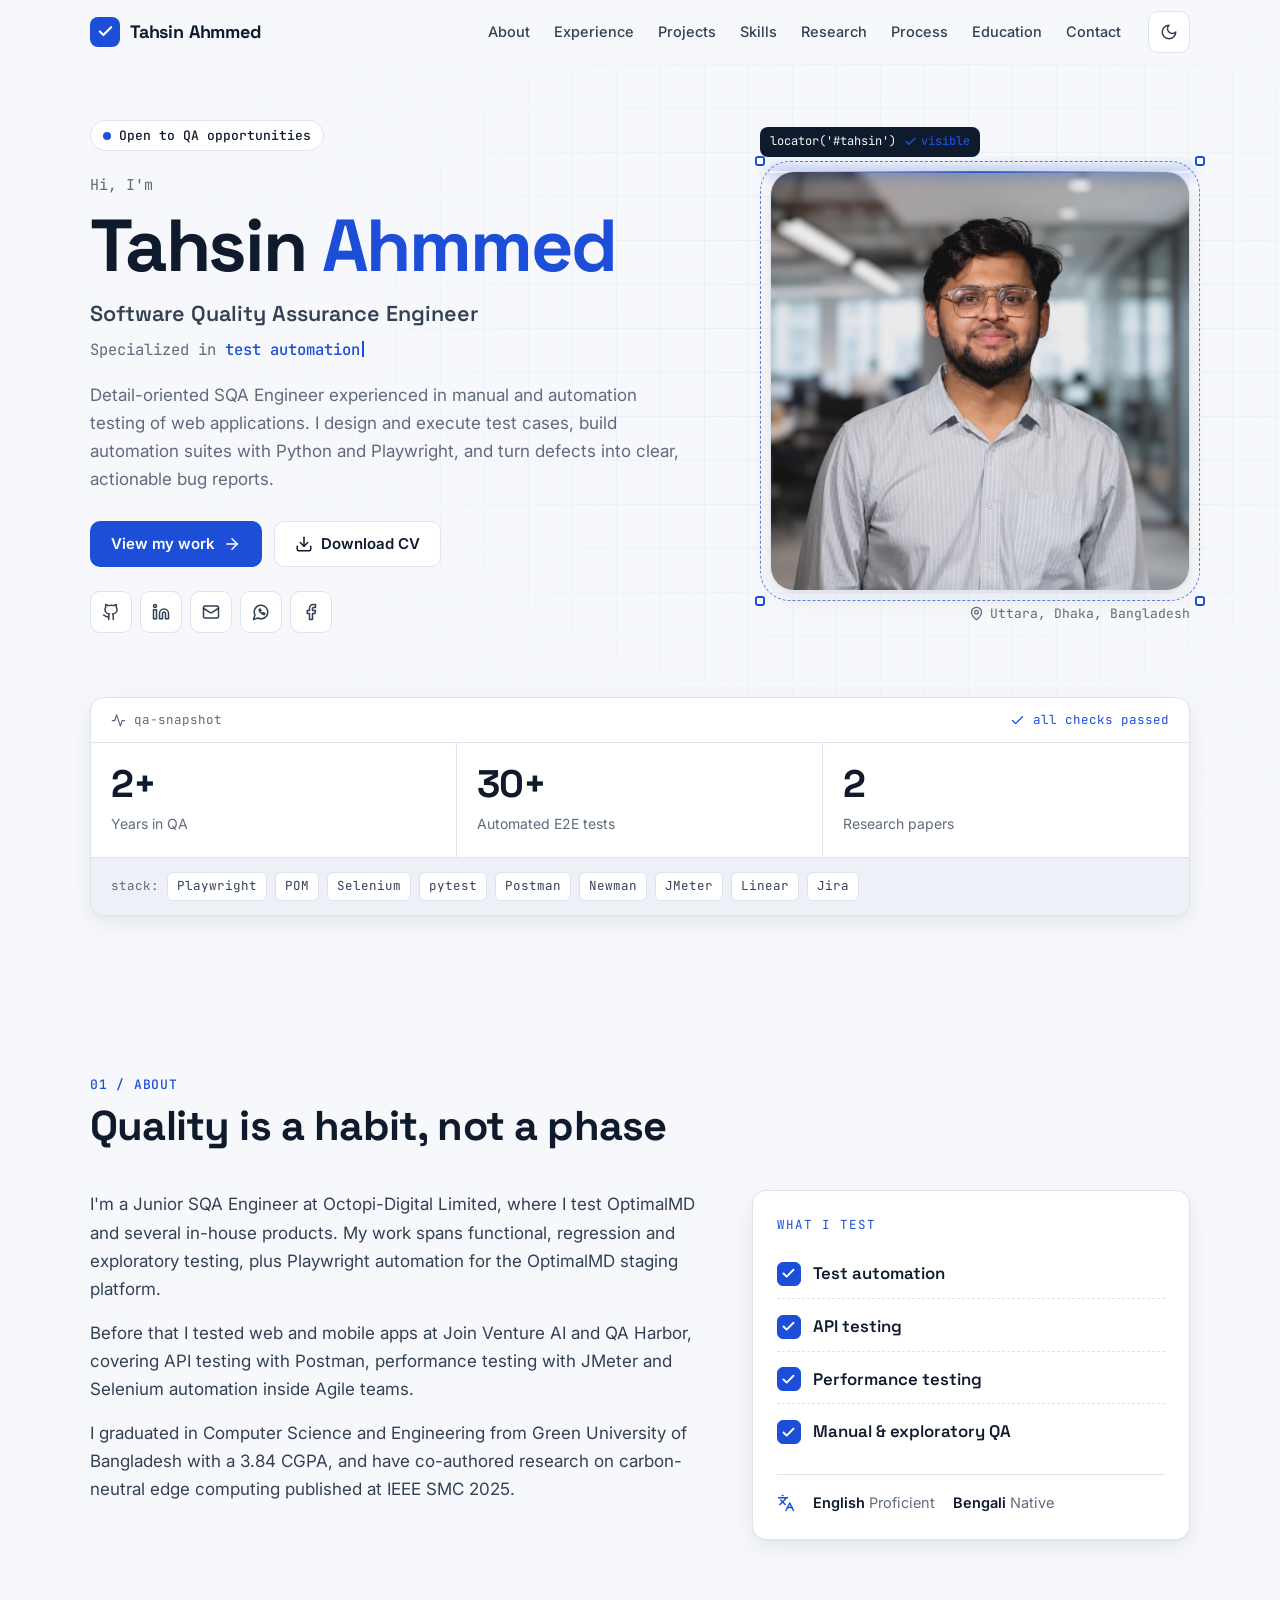
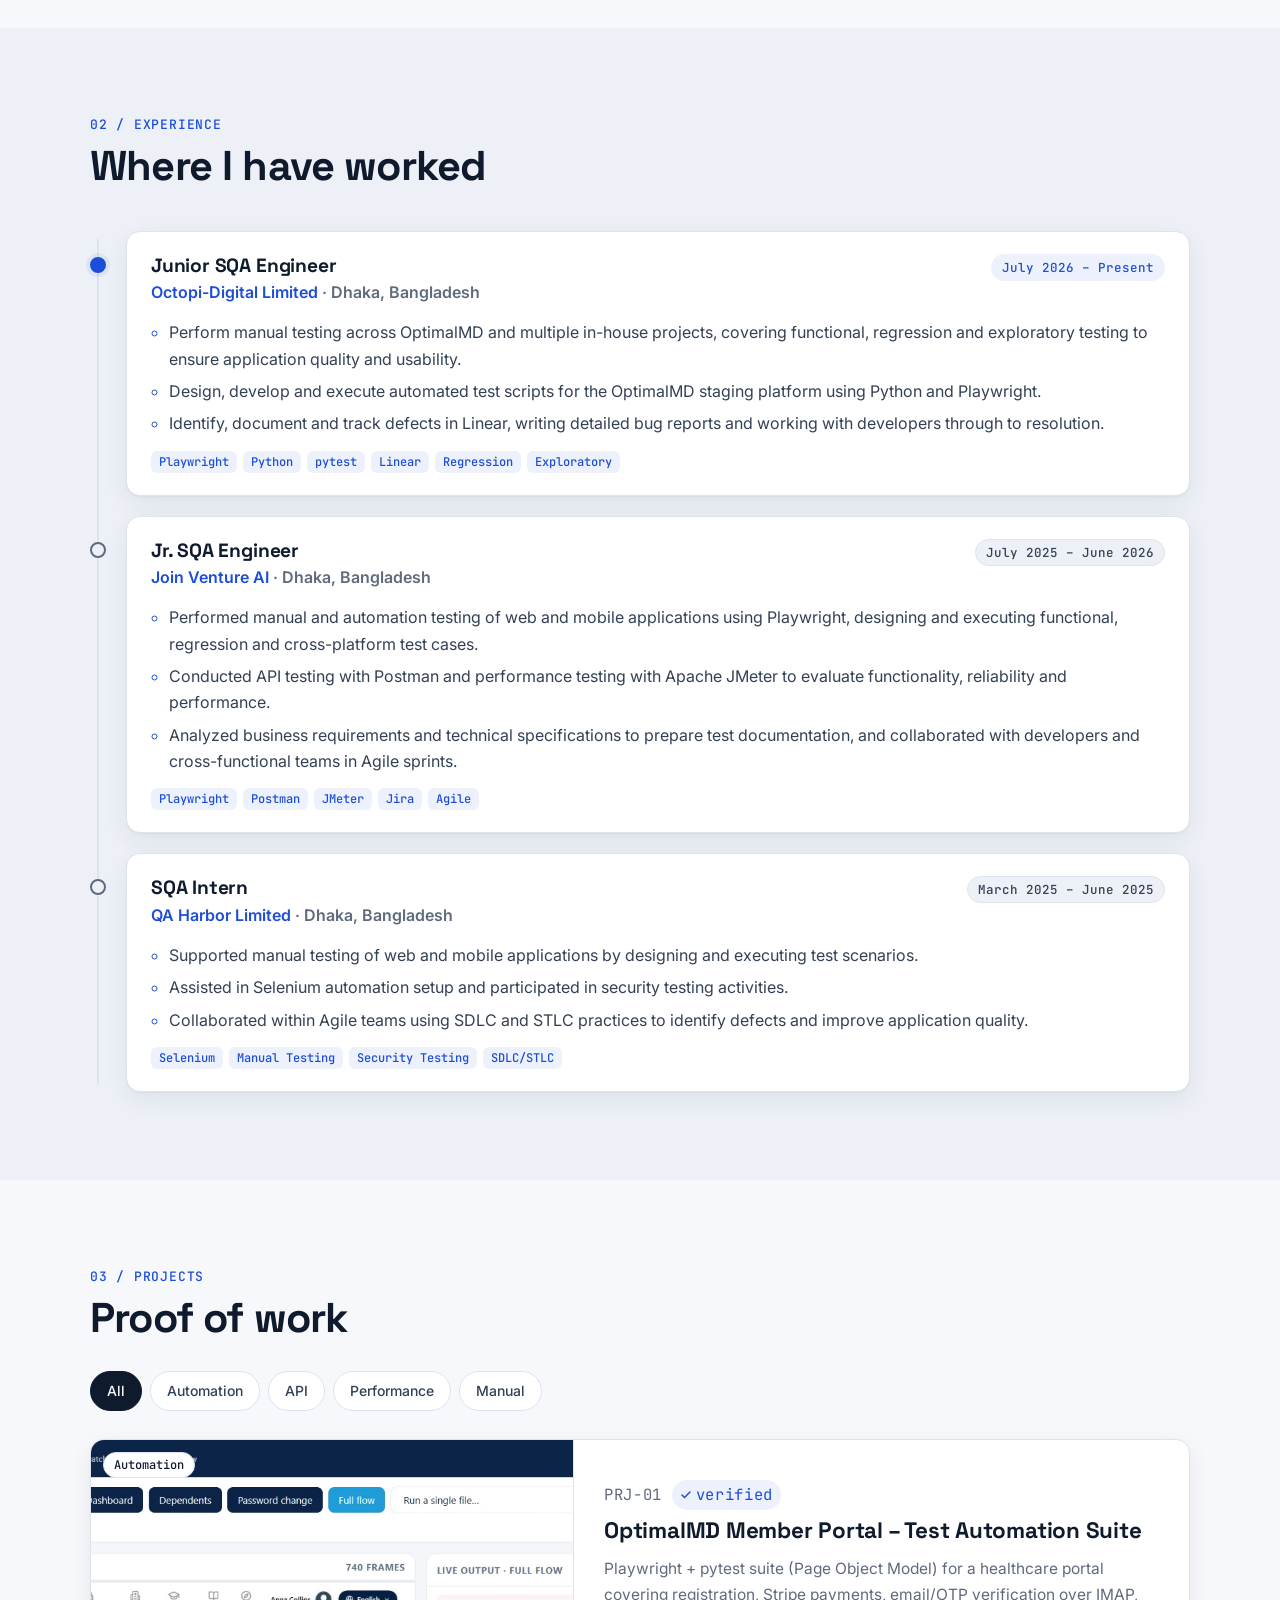
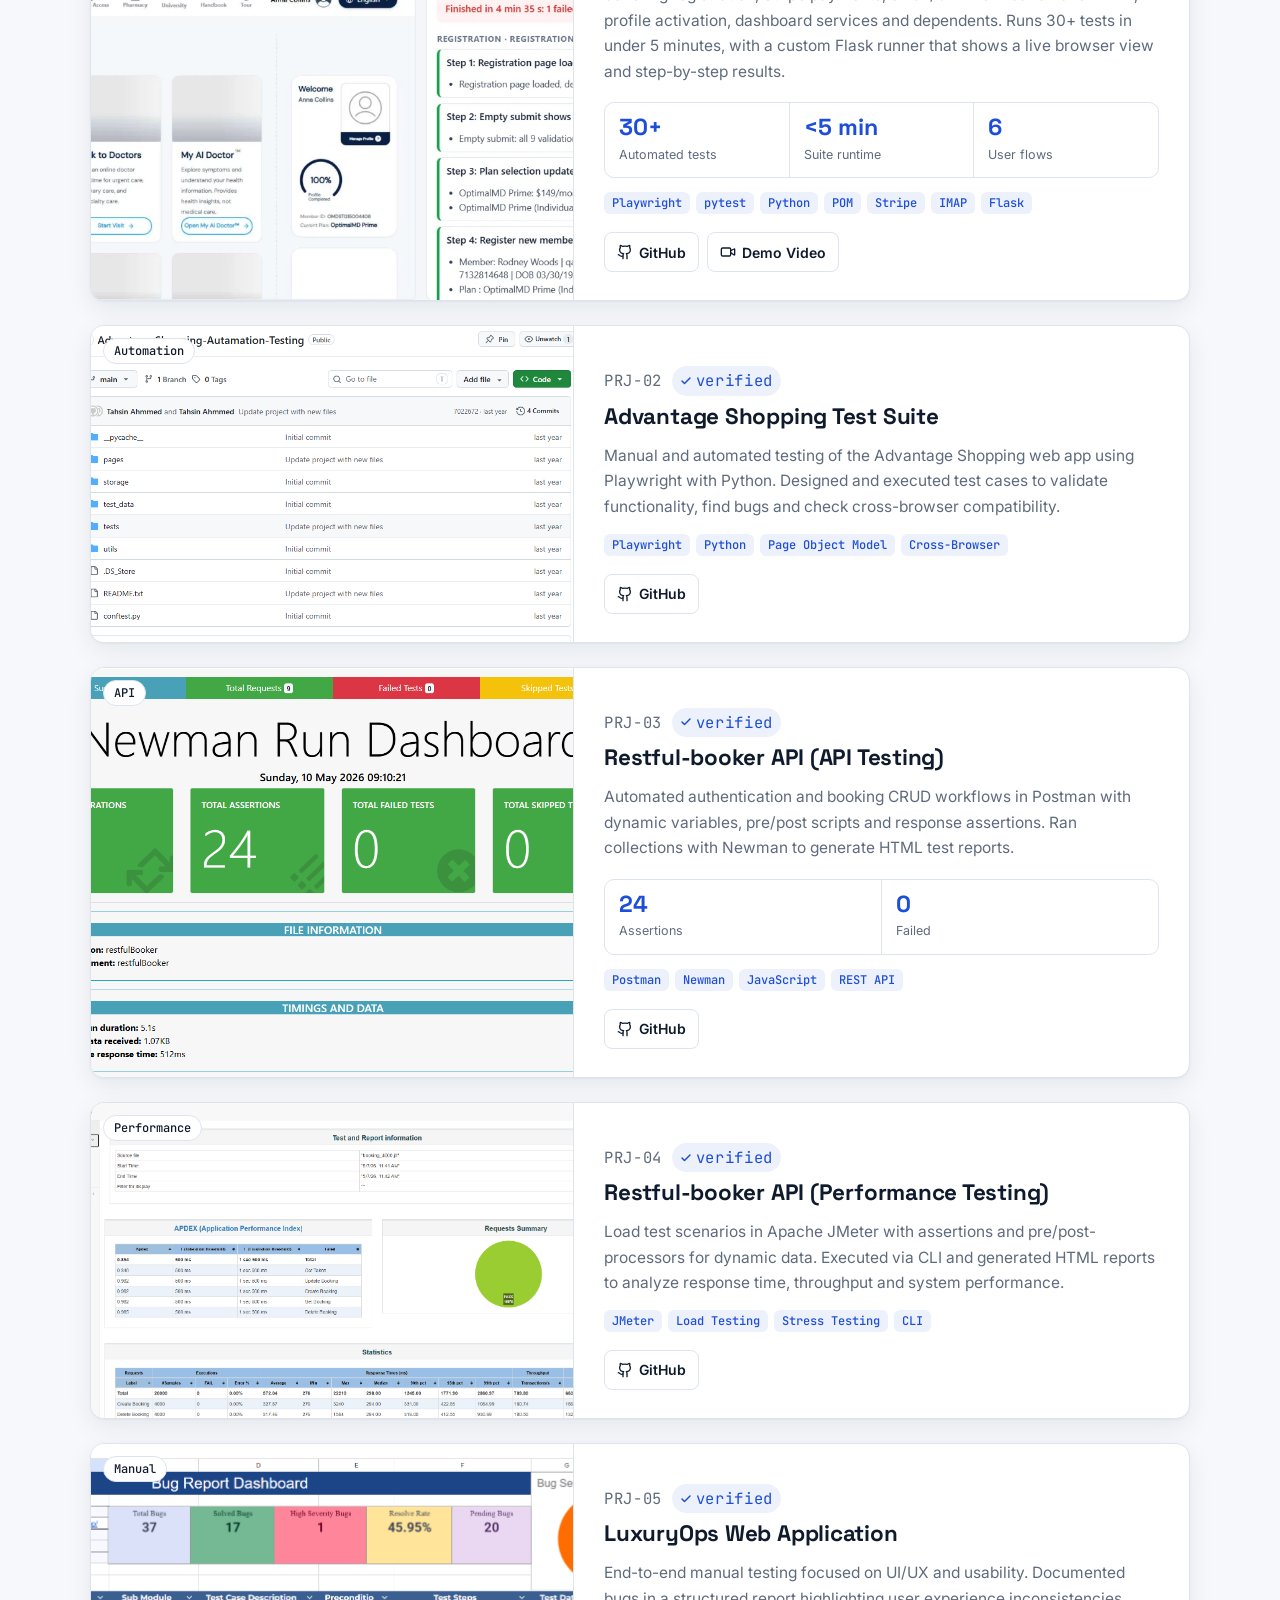
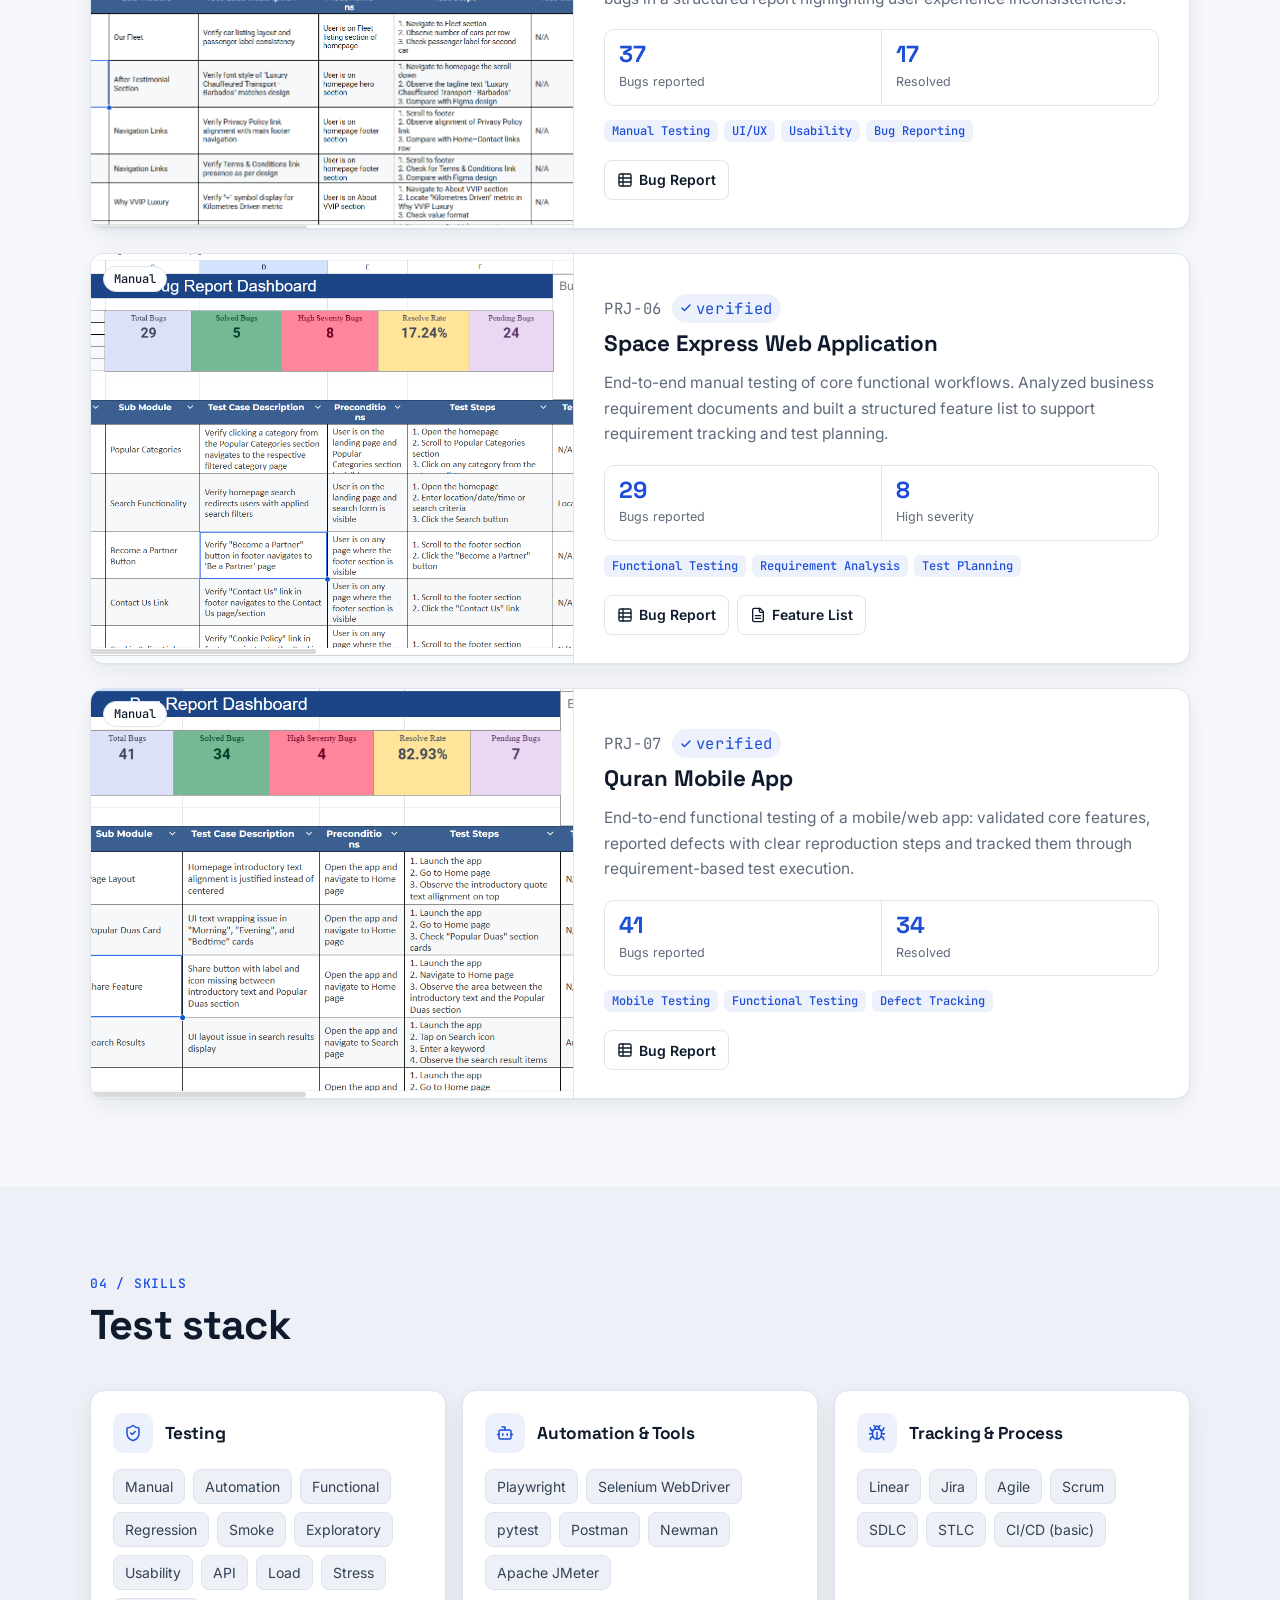
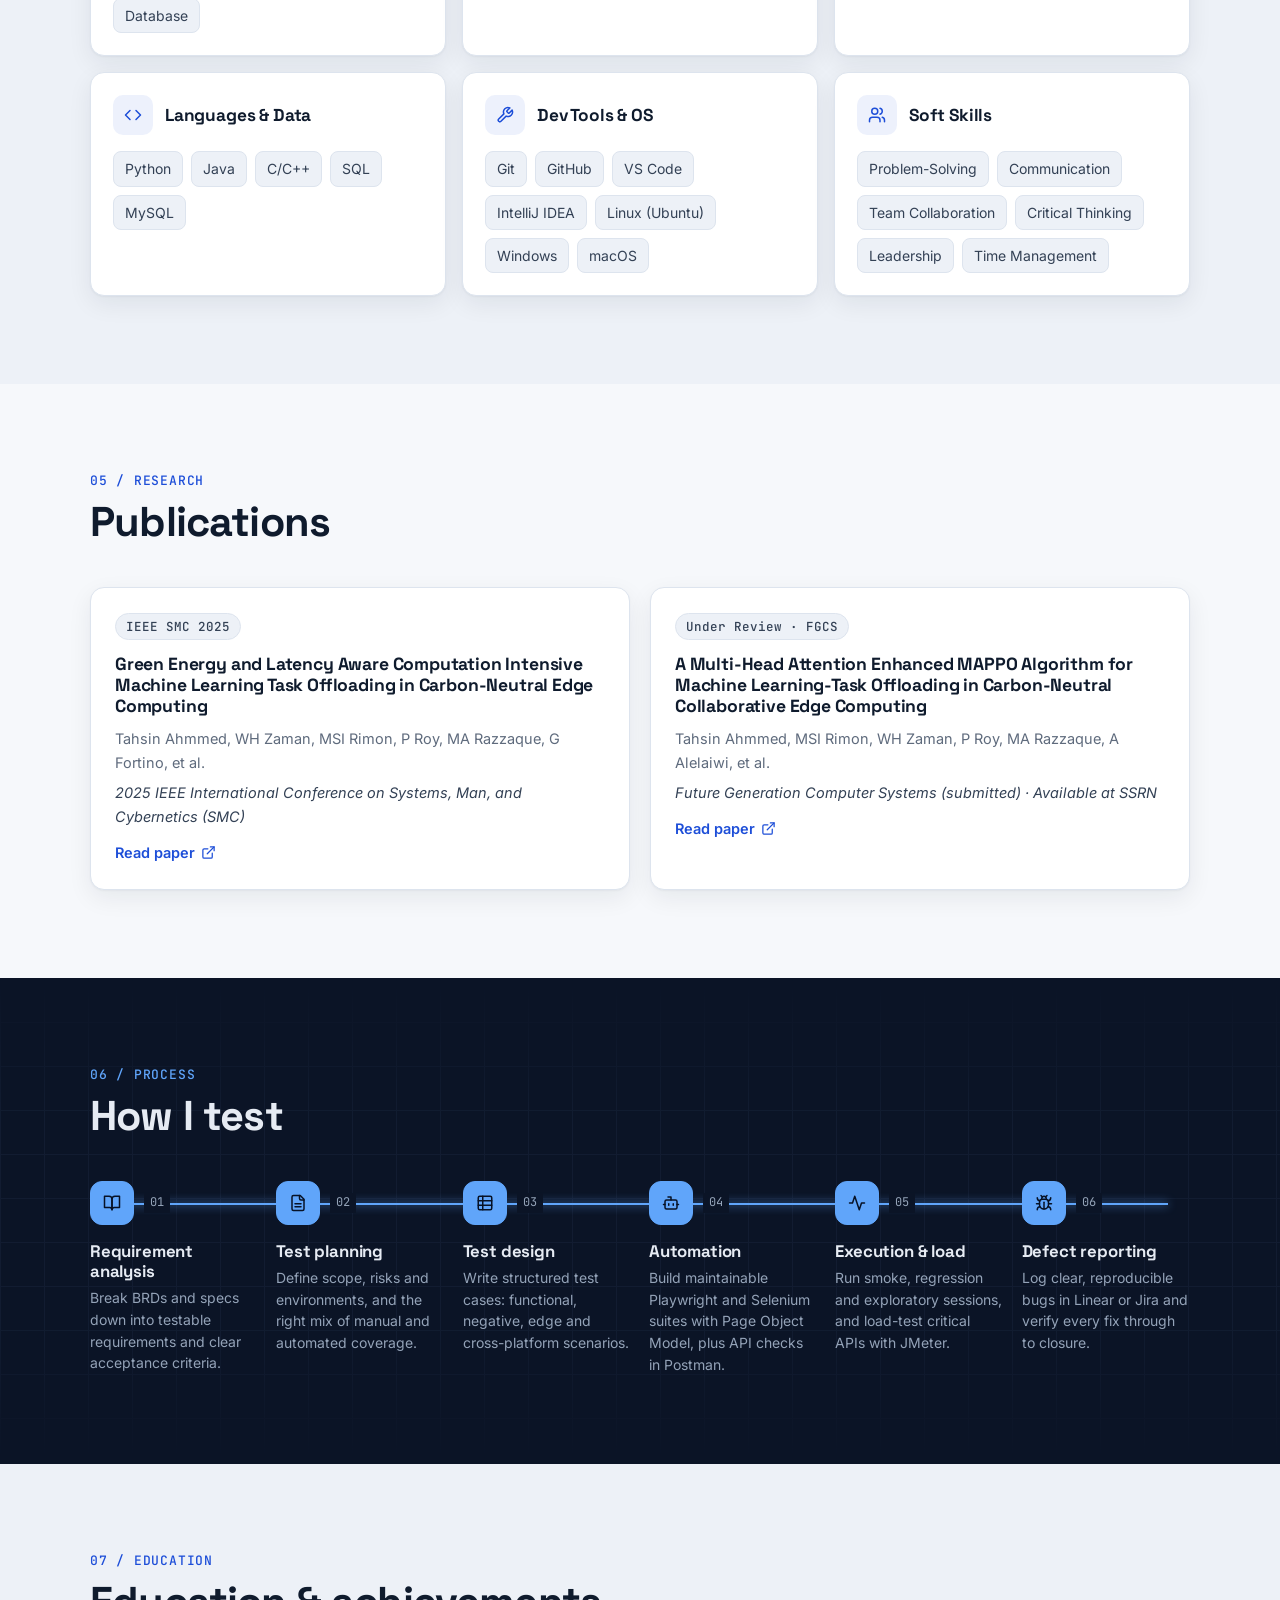
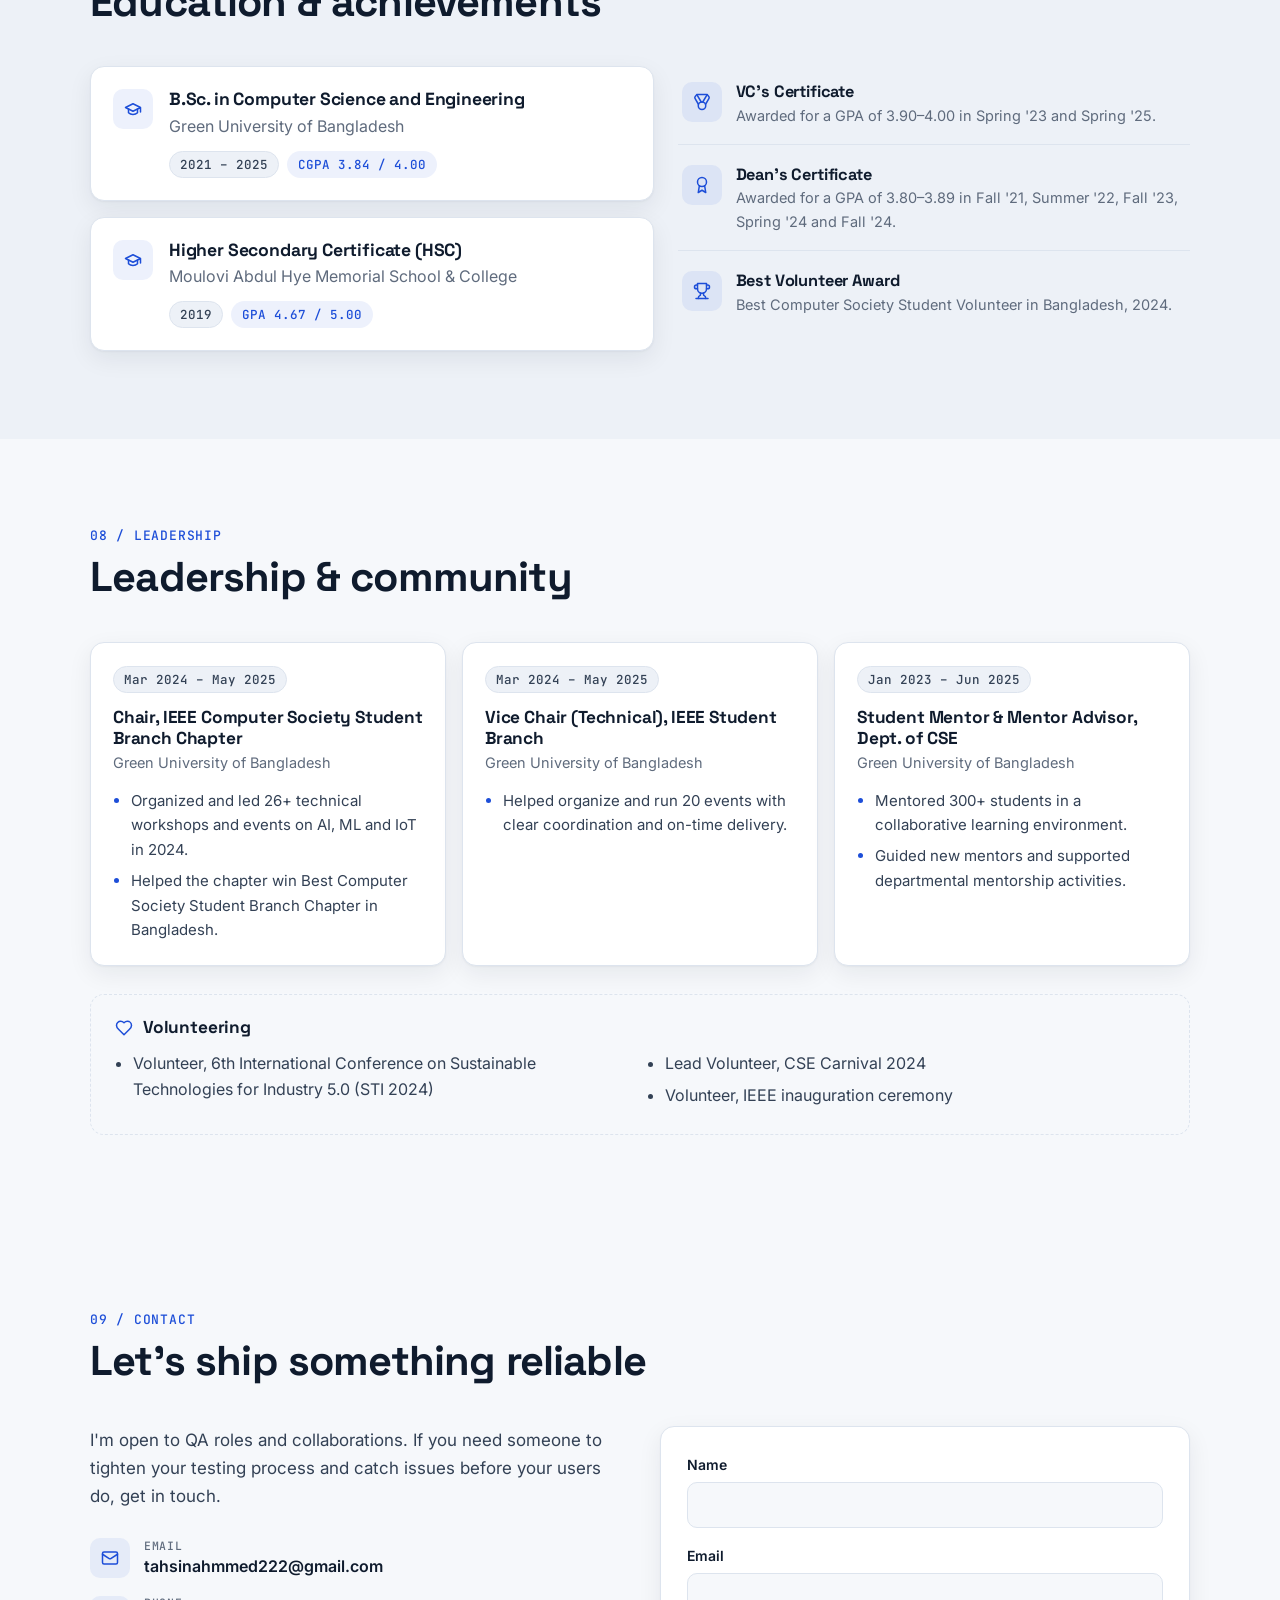
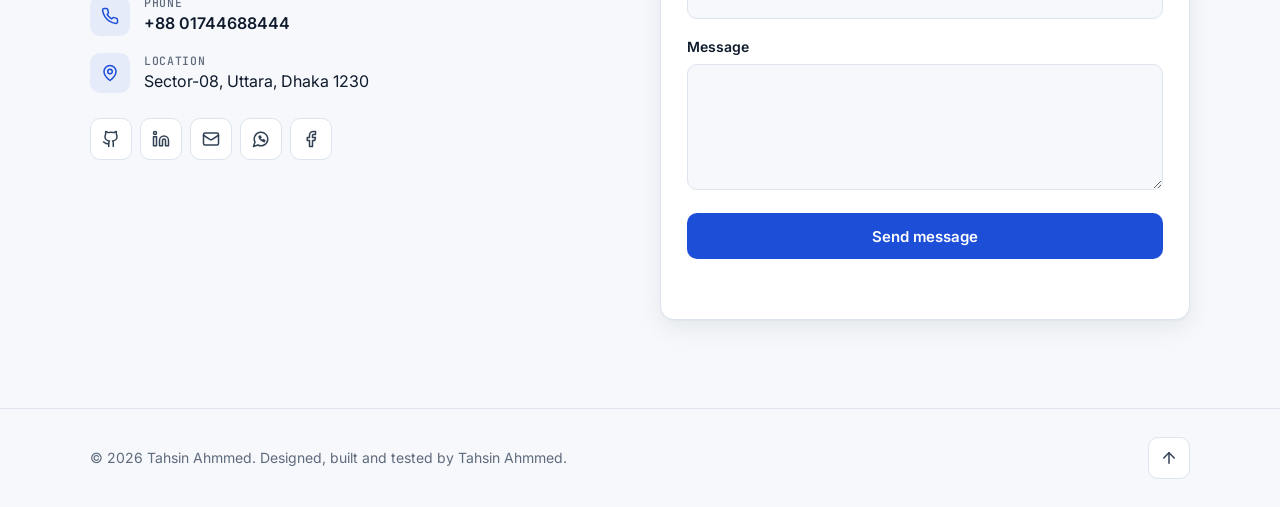
<file: index.html>
<!doctype html>
<html lang="en">
<head>
  <meta charset="UTF-8" />
  <meta name="viewport" content="width=device-width, initial-scale=1.0" />
  <title>Tahsin Ahmmed | SQA Engineer</title>
  <meta name="description" content="Portfolio of Tahsin Ahmmed, Software Quality Assurance Engineer experienced in manual, automation, API and performance testing." />
  <meta property="og:title" content="Tahsin Ahmmed | SQA Engineer" />
  <meta property="og:description" content="Software Quality Assurance Engineer: manual, automation, API and performance testing." />
  <meta property="og:image" content="uploads/profile.jpg" />
  <meta name="theme-color" content="#0b1426" />
  <link rel="icon" id="favicon" href="uploads/favicon.svg" />
  <link rel="preconnect" href="https://fonts.googleapis.com" />
  <link rel="preconnect" href="https://fonts.gstatic.com" crossorigin />
  <link href="https://fonts.googleapis.com/css2?family=Inter:wght@400;500;600&family=JetBrains+Mono:wght@400;500&family=Space+Grotesk:wght@500;600;700&display=swap" rel="stylesheet" />
  <link rel="stylesheet" href="assets/css/style.css" />
  <link rel="stylesheet" href="assets/css/qa.css" />
  <script>
    /* apply saved theme before paint to avoid a flash */
    try { var t = localStorage.getItem('theme'); if (t) document.documentElement.setAttribute('data-theme', t); } catch (e) {}
  </script>
</head>
<body>
  <a class="skip" href="#main">Skip to content</a>

  <div class="progress" aria-hidden="true"><span id="progressBar"></span></div>
  <header class="nav" id="nav">
    <div class="nav-inner wrap">
      <a href="#home" class="brand" id="brand" aria-label="Home"></a>
      <nav class="nav-links" id="navLinks" aria-label="Main"></nav>
      <div class="nav-actions">
        <button class="icon-btn" id="themeBtn" aria-label="Toggle dark mode"></button>
        <button class="icon-btn menu-btn" id="menuBtn" aria-label="Open menu" aria-expanded="false"></button>
      </div>
    </div>
  </header>

  <main id="main">
    <section class="hero" id="home">
      <div class="wrap hero-grid">
        <div class="hero-text" id="heroText">
          <div class="skeleton" style="height:2rem;width:40%"></div>
          <div class="skeleton" style="height:4rem;width:80%;margin-top:1rem"></div>
          <div class="skeleton" style="height:6rem;width:100%;margin-top:1rem"></div>
        </div>
        <div class="hero-visual" id="heroVisual"></div>
      </div>
      <div class="wrap"><div class="snapshot" id="snapshot"></div></div>
    </section>

    <section class="section" id="about" data-label="About"></section>
    <section class="section alt" id="experience" data-label="Experience"></section>
    <section class="section" id="projects" data-label="Projects"></section>
    <section class="section alt" id="skills" data-label="Skills"></section>
    <section class="section" id="publications" data-label="Research"></section>
    <section class="section process-sec" id="process" data-label="Process"></section>
    <section class="section alt" id="education" data-label="Education"></section>
    <section class="section" id="leadership" data-label="Leadership"></section>
    <section class="section alt" id="references" data-label="References"></section>

    <section class="section contact" id="contact" data-label="Contact">
      <div class="wrap">
        <div class="sec-head">
          <span class="sec-num" id="contactNum">// contact</span>
          <h2 id="contactHeading">Get in touch</h2>
        </div>
        <div class="contact-grid">
          <div>
            <p class="lead" id="contactDesc"></p>
            <ul class="contact-list" id="contactList"></ul>
            <div class="socials" id="contactSocials"></div>
          </div>
          <form class="card form" id="contactForm" novalidate>
            <div class="field">
              <label for="cf-name">Name</label>
              <input id="cf-name" name="name" required autocomplete="name" />
            </div>
            <div class="field">
              <label for="cf-email">Email</label>
              <input id="cf-email" name="email" type="email" required autocomplete="email" />
            </div>
            <div class="field">
              <label for="cf-msg">Message</label>
              <textarea id="cf-msg" name="message" rows="5" required></textarea>
            </div>
            <!-- spam trap: hidden from people, bots fill it in -->
            <input type="text" name="website" class="hp" tabindex="-1" autocomplete="off" aria-hidden="true" />
            <button class="btn primary" type="submit" id="cfSubmit">Send message</button>
            <p class="form-status" id="cfStatus" role="status" aria-live="polite"></p>
          </form>
        </div>
      </div>
    </section>
  </main>

  <footer class="footer">
    <div class="wrap footer-inner">
      <p id="footerText"></p>
      <a href="#home" class="icon-btn" aria-label="Back to top" id="toTop"></a>
    </div>
  </footer>

  <noscript><p style="padding:2rem;text-align:center">Please enable JavaScript to view this portfolio.</p></noscript>

  <script src="assets/js/icons.js"></script>
  <script src="assets/js/site.js"></script>
</body>
</html>
</file>
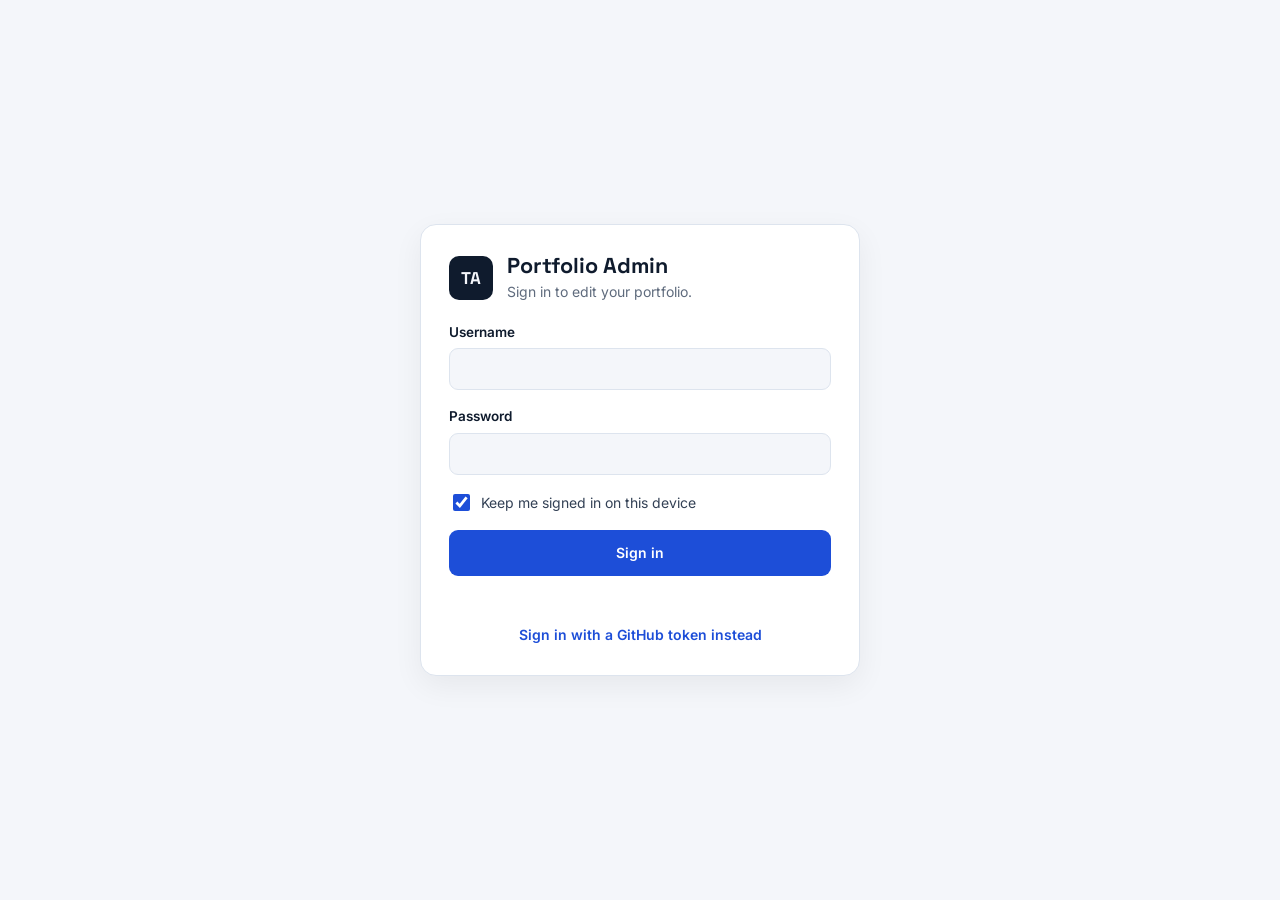
<file: admin/index.html>
<!doctype html>
<html lang="en">
<head>
  <meta charset="UTF-8" />
  <meta name="viewport" content="width=device-width, initial-scale=1.0" />
  <meta name="robots" content="noindex, nofollow" />
  <title>Portfolio Admin</title>
  <link rel="icon" href="../uploads/favicon.svg" />
  <link rel="preconnect" href="https://fonts.googleapis.com" />
  <link rel="preconnect" href="https://fonts.gstatic.com" crossorigin />
  <link href="https://fonts.googleapis.com/css2?family=Inter:wght@400;500;600&family=JetBrains+Mono:wght@400;500&family=Space+Grotesk:wght@600;700&display=swap" rel="stylesheet" />
  <link rel="stylesheet" href="admin.css" />
</head>
<body>
  <!-- Login -->
  <main class="login" id="loginView" hidden>
    <!-- Username + password (after first-time setup) -->
    <form class="login-card" id="pwForm" hidden>
      <div class="login-brand"><span class="logo">TA</span><div><h1>Portfolio Admin</h1><p>Sign in to edit your portfolio.</p></div></div>
      <label class="fld"><span>Username</span>
        <input id="pwUser" required autocomplete="username" autocapitalize="off" spellcheck="false" />
      </label>
      <label class="fld"><span>Password</span>
        <input id="pwPass" type="password" required autocomplete="current-password" />
      </label>
      <label class="check"><input type="checkbox" id="pwRemember" checked /> Keep me signed in on this device</label>
      <button class="btn primary block" type="submit" id="pwBtn">Sign in</button>
      <p class="err" id="pwErr" role="alert"></p>
      <button type="button" class="linkish" id="useTokenBtn">Sign in with a GitHub token instead</button>
    </form>

    <!-- GitHub token (first-time setup / recovery) -->
    <form class="login-card" id="loginForm" hidden>
      <div class="login-brand"><span class="logo">TA</span><div><h1>Portfolio Admin</h1><p>Edits are saved to your GitHub repo and go live automatically.</p></div></div>
      <label class="fld"><span>GitHub repository</span>
        <input id="lgRepo" placeholder="username/repository" required autocomplete="off" spellcheck="false" />
      </label>
      <label class="fld"><span>Branch</span>
        <input id="lgBranch" placeholder="main" required autocomplete="off" spellcheck="false" />
      </label>
      <label class="fld"><span>GitHub access token</span>
        <input id="lgToken" type="password" placeholder="github_pat_…" required autocomplete="current-password" spellcheck="false" />
      </label>
      <label class="check"><input type="checkbox" id="lgRemember" checked /> Remember me on this device</label>
      <button class="btn primary block" type="submit" id="lgBtn">Sign in</button>
      <p class="err" id="lgErr" role="alert"></p>
      <details class="help">
        <summary>How do I get a token?</summary>
        <ol>
          <li>Open <a href="https://github.com/settings/personal-access-tokens/new" target="_blank" rel="noopener">GitHub → Fine-grained tokens → Generate new token</a>.</li>
          <li>Repository access: <b>Only select repositories</b> → pick your portfolio repo.</li>
          <li>Permissions → Repository → <b>Contents: Read and write</b>.</li>
          <li>Generate, copy the token and paste it above. It stays in this browser only.</li>
        </ol>
      </details>
      <button type="button" class="linkish" id="usePwBtn" hidden>Sign in with username &amp; password instead</button>
    </form>
  </main>

  <!-- Choose username & password -->
  <dialog class="dlg" id="setupDlg">
    <form id="setupForm" method="dialog">
      <h2>Set your username &amp; password</h2>
      <p class="dlg-sub">From now on, sign in with these on any device. No token needed.</p>
      <label class="fld"><span>Username</span>
        <input id="suUser" required autocomplete="username" autocapitalize="off" spellcheck="false" />
      </label>
      <label class="fld"><span>Password</span>
        <input id="suPass" type="password" required minlength="10" autocomplete="new-password" />
      </label>
      <label class="fld"><span>Confirm password</span>
        <input id="suPass2" type="password" required minlength="10" autocomplete="new-password" />
      </label>
      <p class="f-hint">Use at least 10 characters, and don't reuse a password from another site. If you forget it, sign in with a GitHub token and set a new one.</p>
      <p class="err" id="suErr" role="alert"></p>
      <div class="dlg-actions">
        <button type="button" class="btn ghost" id="suSkip">Not now</button>
        <button type="submit" class="btn primary" id="suBtn">Save</button>
      </div>
    </form>
  </dialog>

  <!-- Editor -->
  <div class="app" id="appView" hidden>
    <header class="topbar">
      <div class="tb-left">
        <span class="logo sm">TA</span>
        <div class="tb-title"><b>Portfolio Admin</b><small id="repoLabel"></small></div>
      </div>
      <div class="tb-right">
        <span class="state" id="stateLabel">All changes published</span>
        <button class="btn ghost" id="previewBtn" title="Toggle live preview"><span data-ic="play"></span><span class="lbl">Preview</span></button>
        <a class="btn ghost hide-sm" href="../" target="_blank" rel="noopener"><span data-ic="external"></span><span class="lbl">View site</span></a>
        <div class="menu-wrap">
          <button class="btn ghost icon-only" id="moreBtn" aria-haspopup="true" aria-expanded="false" title="More"><span data-ic="menu"></span></button>
          <div class="menu" id="moreMenu" hidden>
            <a href="../" target="_blank" rel="noopener" class="show-sm">View live site</a>
            <button id="backupBtn">Download backup (JSON)</button>
            <button id="importBtn">Import JSON…</button>
            <button id="reloadBtn">Discard changes &amp; reload</button>
            <button id="setPwBtn">Username &amp; password…</button>
            <button id="logoutBtn" class="danger">Sign out</button>
          </div>
        </div>
        <button class="btn primary" id="publishBtn" disabled><span data-ic="send"></span><span class="lbl">Publish</span></button>
      </div>
    </header>
    <div class="layout" id="layout">
      <nav class="tabs" id="tabs" aria-label="Sections"></nav>
      <section class="editor" id="editor" aria-live="polite"></section>
      <aside class="preview" id="preview" hidden>
        <div class="pv-bar">
          <div class="seg">
            <button data-w="desktop" class="on">Desktop</button>
            <button data-w="mobile">Mobile</button>
          </div>
          <button class="btn ghost icon-only" id="pvClose" title="Close preview"><span data-ic="x"></span></button>
        </div>
        <div class="pv-stage"><iframe id="pvFrame" title="Live preview"></iframe></div>
      </aside>
    </div>
  </div>

  <div class="toasts" id="toasts" aria-live="polite"></div>
  <input type="file" id="importFile" accept="application/json,.json" hidden />

  <script src="../assets/js/icons.js"></script>
  <script src="config.js"></script>
  <script src="admin.js"></script>
</body>
</html>
</file>
<file: assets/css/style.css>
/* ===== Tokens ===== */
:root {
  --bg: #f6f8fb;
  --bg-alt: #edf1f7;
  --surface: #ffffff;
  --ink: #0f1b2d;
  --ink-2: #334155;
  --muted: #5f6b7d;
  --line: #dde4ee;
  --accent: #1d4ed8;
  --accent-ink: #ffffff;
  --accent-soft: rgba(29, 78, 216, .08);
  --term-bg: #0b1426;
  --term-ink: #cfd8dc;
  --shadow: 0 1px 2px rgba(15, 27, 45, .04), 0 8px 24px rgba(15, 27, 45, .07);
  --radius: 14px;
  --font: 'Inter', system-ui, -apple-system, 'Segoe UI', sans-serif;
  --display: 'Space Grotesk', 'Inter', system-ui, sans-serif;
  --mono: 'JetBrains Mono', ui-monospace, 'Cascadia Code', Consolas, monospace;
  --nav-h: 64px;
  color-scheme: light;
}
@media (prefers-color-scheme: dark) {
  :root:not([data-theme="light"]) {
    --bg: #0a1020; --bg-alt: #0e1628; --surface: #131d33; --ink: #e6ebf3; --ink-2: #c0cad8;
    --muted: #8a97ab; --line: #22304a; --accent: #60a5fa; --accent-ink: #071226;
    --accent-soft: rgba(96, 165, 250, .12); --term-bg: #08101f;
    --shadow: 0 1px 2px rgba(0, 0, 0, .3), 0 8px 24px rgba(0, 0, 0, .25);
    color-scheme: dark;
  }
}
:root[data-theme="dark"] {
  --bg: #0a1020; --bg-alt: #0e1628; --surface: #131d33; --ink: #e6ebf3; --ink-2: #c0cad8;
  --muted: #8a97ab; --line: #22304a; --accent: #60a5fa; --accent-ink: #071226;
  --accent-soft: rgba(96, 165, 250, .12); --term-bg: #08101f;
  --shadow: 0 1px 2px rgba(0, 0, 0, .3), 0 8px 24px rgba(0, 0, 0, .25);
  color-scheme: dark;
}

/* ===== Base ===== */
*, *::before, *::after { box-sizing: border-box; }
html { scroll-behavior: smooth; scroll-padding-top: calc(var(--nav-h) + 8px); -webkit-text-size-adjust: 100%; }
@media (prefers-reduced-motion: reduce) { html { scroll-behavior: auto; } *, *::before, *::after { transition: none !important; animation: none !important; } }
body { margin: 0; background: var(--bg); color: var(--ink); font: 400 16px/1.65 var(--font); overflow-x: hidden; }
img { max-width: 100%; display: block; }
a { color: inherit; }
h1, h2, h3, h4 { font-family: var(--display); line-height: 1.2; margin: 0; letter-spacing: -.01em; }
p { margin: 0; }
[hidden] { display: none !important; }
.wrap { width: 100%; max-width: 1140px; margin: 0 auto; padding: 0 20px; }
.mono { font-family: var(--mono); }
.muted { color: var(--muted); }
.accent-text { color: var(--accent); }
.ic { width: 18px; height: 18px; flex: none; }
.skip { position: absolute; left: -999px; top: 8px; background: var(--accent); color: var(--accent-ink); padding: 8px 14px; border-radius: 8px; z-index: 100; }
.skip:focus { left: 8px; }
:focus-visible { outline: 2px solid var(--accent); outline-offset: 2px; border-radius: 6px; }
.skeleton { background: var(--line); border-radius: 8px; animation: pulse 1.2s ease-in-out infinite alternate; }
@keyframes pulse { to { opacity: .45; } }

/* ===== Buttons / chips ===== */
.btn { display: inline-flex; align-items: center; justify-content: center; gap: 8px; min-height: 46px; padding: 0 20px; border-radius: 10px; font: 600 15px var(--font); text-decoration: none; border: 1px solid transparent; cursor: pointer; transition: transform .15s, background .15s, border-color .15s; }
.btn:hover { transform: translateY(-1px); }
.btn.primary { background: var(--accent); color: var(--accent-ink); }
.btn.ghost { border-color: var(--line); background: var(--surface); color: var(--ink); }
.btn.ghost:hover { border-color: var(--accent); }
.btn:disabled { opacity: .6; cursor: wait; transform: none; }
.icon-btn { display: inline-grid; place-items: center; width: 42px; height: 42px; border-radius: 10px; border: 1px solid var(--line); background: var(--surface); color: var(--ink-2); cursor: pointer; text-decoration: none; transition: color .15s, border-color .15s; }
.icon-btn:hover { color: var(--accent); border-color: var(--accent); }
.pill { display: inline-block; font: 500 12.5px var(--mono); padding: 4px 10px; border-radius: 999px; background: var(--bg-alt); color: var(--ink-2); border: 1px solid var(--line); white-space: nowrap; }
.pill.live { background: var(--accent-soft); color: var(--accent); border-color: transparent; }
.tags { display: flex; flex-wrap: wrap; gap: 6px; margin-top: 14px; }
.tag { font: 500 12px var(--mono); padding: 3px 8px; border-radius: 6px; background: var(--accent-soft); color: var(--accent); }
.card { background: var(--surface); border: 1px solid var(--line); border-radius: var(--radius); box-shadow: var(--shadow); }
.ic-box { display: inline-grid; place-items: center; width: 40px; height: 40px; border-radius: 10px; background: var(--accent-soft); color: var(--accent); flex: none; }
.text-link { display: inline-flex; align-items: center; gap: 6px; color: var(--accent); font-weight: 600; text-decoration: none; font-size: 14.5px; margin-top: 12px; margin-right: 16px; word-break: break-all; }
.text-link:hover { text-decoration: underline; }
.text-link .ic { width: 15px; height: 15px; }

/* ===== Nav ===== */
.nav { position: sticky; top: 0; z-index: 50; height: var(--nav-h); background: color-mix(in srgb, var(--bg) 85%, transparent); backdrop-filter: blur(12px); -webkit-backdrop-filter: blur(12px); border-bottom: 1px solid transparent; transition: border-color .2s; }
.nav.scrolled { border-bottom-color: var(--line); }
.nav-inner { height: 100%; display: flex; align-items: center; gap: 16px; }
.brand { display: inline-flex; align-items: center; gap: 10px; font: 700 18px var(--display); letter-spacing: -.01em; color: var(--ink); text-decoration: none; flex: none; white-space: nowrap; }
.brand-mark { display: grid; place-items: center; width: 30px; height: 30px; border-radius: 8px; background: var(--accent); color: var(--accent-ink); }
.brand-mark .ic { width: 17px; height: 17px; stroke-width: 3; }
.brand:hover .brand-text { color: var(--accent); }
.brand img { height: 38px; width: auto; }
.nav-links { display: flex; gap: 2px; margin-left: auto; }
.nav-links a { padding: 8px 11px; border-radius: 8px; text-decoration: none; font-size: 14.5px; font-weight: 500; color: var(--ink-2); }
.nav-links a:hover { color: var(--ink); background: var(--bg-alt); }
.nav-links a.active { color: var(--accent); }
.nav-actions { display: flex; gap: 8px; }
.menu-btn { display: none; }
@media (max-width: 1080px) {
  .menu-btn { display: inline-grid; }
  .nav-actions { margin-left: auto; }
  /* compact frosted-glass dropdown under the menu button; the page stays visible behind it */
  .nav-links {
    position: absolute; top: calc(100% + 8px); right: 20px; left: auto; width: min(260px, calc(100vw - 40px));
    flex-direction: column; gap: 2px; margin: 0; padding: 8px;
    max-height: calc(100vh - var(--nav-h) - 24px); max-height: calc(100dvh - var(--nav-h) - 24px); overflow-y: auto;
    background: color-mix(in srgb, var(--surface) 72%, transparent);
    -webkit-backdrop-filter: blur(18px) saturate(1.6); backdrop-filter: blur(18px) saturate(1.6);
    border: 1px solid color-mix(in srgb, var(--line) 80%, transparent); border-radius: 16px;
    box-shadow: 0 18px 40px rgba(8, 16, 31, .22), inset 0 1px 0 rgba(255, 255, 255, .12);
    opacity: 0; transform: translateY(-6px) scale(.98); transform-origin: top right; visibility: hidden;
    transition: opacity .18s ease, transform .18s ease, visibility .18s;
  }
  .nav-links a { font: 600 15.5px var(--font); padding: 11px 14px; border-radius: 10px; color: var(--ink); }
  .nav-links a:hover, .nav-links a.active { background: var(--accent-soft); color: var(--accent); }
  /* a parent with backdrop-filter stops the dropdown's own blur from reaching the page, so pause it while open */
  body.menu-open .nav { backdrop-filter: none; -webkit-backdrop-filter: none; background: color-mix(in srgb, var(--bg) 92%, transparent); }
  body.menu-open .nav-links { opacity: 1; transform: none; visibility: visible; }
}

/* ===== Hero ===== */
.hero { position: relative; padding: 56px 0 72px; overflow: hidden; }
.hero::before { content: ""; position: absolute; inset: 0; background-image: linear-gradient(var(--line) 1px, transparent 1px), linear-gradient(90deg, var(--line) 1px, transparent 1px); background-size: 44px 44px; mask-image: radial-gradient(ellipse at 70% 30%, #000 0%, transparent 65%); -webkit-mask-image: radial-gradient(ellipse at 70% 30%, #000 0%, transparent 65%); opacity: .55; pointer-events: none; }
.hero-grid { position: relative; display: grid; grid-template-columns: 1.15fr .85fr; gap: 56px; align-items: center; }
.status { display: inline-flex; align-items: center; gap: 8px; font: 500 13px var(--mono); padding: 6px 12px; border-radius: 999px; border: 1px solid var(--line); background: var(--surface); margin-bottom: 22px; }
.dot { width: 8px; height: 8px; border-radius: 50%; background: var(--accent); box-shadow: 0 0 0 0 var(--accent); animation: ping 2s infinite; }
@keyframes ping { 0% { box-shadow: 0 0 0 0 color-mix(in srgb, var(--accent) 60%, transparent); } 80%, 100% { box-shadow: 0 0 0 8px transparent; } }
.greet { color: var(--muted); font-size: 15px; }
.hero-name { font-size: clamp(2.6rem, 7vw, 4.6rem); font-weight: 700; letter-spacing: -.03em; margin: 4px 0 10px; }
.hero-role { font: 600 clamp(1.05rem, 2.4vw, 1.35rem) var(--display); color: var(--ink-2); }
.hero-summary { margin-top: 18px; color: var(--muted); font-size: 17px; max-width: 58ch; }
.hero-cta { display: flex; flex-wrap: wrap; gap: 12px; margin-top: 28px; }
.socials { display: flex; flex-wrap: wrap; gap: 8px; margin-top: 24px; }
.hero-visual { position: relative; max-width: 420px; width: 100%; justify-self: end; }
.photo-frame { aspect-ratio: 1; border-radius: 24px; overflow: hidden; border: 1px solid var(--line); background: var(--bg-alt); box-shadow: var(--shadow); }
.photo-frame img { width: 100%; height: 100%; object-fit: cover; }
.photo-ph { width: 100%; height: 100%; display: grid; place-items: center; color: var(--muted); }
.photo-ph .ic { width: 80px; height: 80px; }
.terminal { position: absolute; left: -48px; bottom: 36px; width: min(330px, 92%); background: var(--term-bg); color: var(--term-ink); border-radius: 12px; box-shadow: 0 18px 40px rgba(0, 0, 0, .28); border: 1px solid rgba(255, 255, 255, .06); overflow: hidden; }
.term-bar { display: flex; align-items: center; gap: 6px; padding: 9px 12px; border-bottom: 1px solid rgba(255, 255, 255, .07); font: 500 11.5px var(--mono); color: #7d8a93; }
.term-bar i { width: 9px; height: 9px; border-radius: 50%; background: #3a444c; }
.term-bar i:first-child { background: #ff5f57; } .term-bar i:nth-child(2) { background: #febc2e; } .term-bar i:nth-child(3) { background: #28c840; }
.term-bar span { margin-left: 6px; }
.terminal pre { margin: 0; padding: 12px 14px 14px; font: 12.5px/1.75 var(--mono); white-space: pre-wrap; word-break: break-word; }
.terminal .cmd { color: #e8edf0; } .terminal .ok { color: #3ddc97; } .terminal .sum { color: #3ddc97; font-weight: 500; }
.hero-loc { display: flex; align-items: center; justify-content: flex-end; gap: 6px; margin-top: 14px; font: 13px var(--mono); color: var(--muted); }
.hero-loc .ic { width: 15px; height: 15px; }
@media (max-width: 860px) {
  .hero { padding: 32px 0 56px; }
  .hero-grid { grid-template-columns: 1fr; gap: 40px; }
  .hero-visual { justify-self: center; max-width: 360px; order: -1; }
  .terminal { position: relative; left: auto; bottom: auto; width: 92%; margin: -40px auto 0; }
  .terminal pre { font-size: 11.5px; }
  .hero-loc { justify-content: center; margin-top: 14px; }
}
@media (max-width: 480px) {
  .hero-visual { max-width: 280px; }
  .hero-cta .btn { flex: 1 1 100%; }
  .hero-summary { font-size: 16px; }
}

/* ===== Sections ===== */
.section { padding: 88px 0; }
.section.alt { background: var(--bg-alt); }
.sec-head { margin-bottom: 40px; }
.sec-num { display: block; font: 500 13px var(--mono); color: var(--accent); margin-bottom: 8px; text-transform: uppercase; letter-spacing: .06em; }
.sec-head h2 { font-size: clamp(1.8rem, 4.2vw, 2.6rem); font-weight: 700; letter-spacing: -.02em; }
.lead { font-size: 17px; color: var(--ink-2); max-width: 52ch; }
@media (max-width: 640px) { .section { padding: 64px 0; } .sec-head { margin-bottom: 28px; } }

.reveal { opacity: 0; transform: translateY(14px); transition: opacity .5s ease, transform .5s ease; }
.reveal.in { opacity: 1; transform: none; }

/* About */
.about-grid { display: grid; grid-template-columns: 1.4fr 1fr; gap: 48px; align-items: start; }
.prose p { color: var(--ink-2); font-size: 17px; }
.prose p + p { margin-top: 16px; }
.langs { display: flex; flex-wrap: wrap; align-items: center; gap: 10px 18px; margin-top: 24px; color: var(--muted); font-size: 14.5px; }
.langs .ic { color: var(--accent); }
.langs b { color: var(--ink); font-weight: 600; }
.stats { display: grid; grid-template-columns: 1fr 1fr; gap: 12px; }
.stat { background: var(--surface); border: 1px solid var(--line); border-radius: var(--radius); padding: 22px 20px; }
.stat b { display: block; font: 700 2.2rem/1 var(--display); color: var(--accent); }
.stat span { display: block; margin-top: 8px; color: var(--muted); font-size: 14px; }
@media (max-width: 860px) { .about-grid { grid-template-columns: 1fr; gap: 32px; } }

/* Experience */
.timeline { list-style: none; margin: 0; padding: 0; position: relative; }
.timeline::before { content: ""; position: absolute; left: 7px; top: 8px; bottom: 8px; width: 2px; background: var(--line); }
.tl-item { position: relative; padding-left: 36px; }
.tl-item + .tl-item { margin-top: 20px; }
.tl-dot { position: absolute; left: 0; top: 26px; width: 16px; height: 16px; border-radius: 50%; background: var(--bg-alt); border: 2px solid var(--muted); }
.tl-item.current .tl-dot { border-color: var(--accent); background: var(--accent); box-shadow: 0 0 0 4px var(--accent-soft); }
.tl-card { padding: 22px 24px; }
.tl-top { display: flex; justify-content: space-between; gap: 12px; align-items: flex-start; flex-wrap: wrap; }
.tl-top h3 { font-size: 1.2rem; }
.tl-co { color: var(--accent); font-weight: 600; margin-top: 2px; }
.bullets { margin: 14px 0 0; padding-left: 18px; color: var(--ink-2); }
.bullets li + li { margin-top: 6px; }
.bullets li::marker { color: var(--accent); }
@media (max-width: 520px) { .tl-card { padding: 18px; } .tl-item { padding-left: 28px; } }

/* Skills */
.skills-grid { display: grid; grid-template-columns: repeat(3, 1fr); gap: 16px; }
.skill-card { padding: 22px; }
.skill-head { display: flex; align-items: center; gap: 12px; margin-bottom: 16px; }
.skill-head h3 { font-size: 1.08rem; }
.chips { list-style: none; margin: 0; padding: 0; display: flex; flex-wrap: wrap; gap: 8px; }
.chips li { font-size: 14px; padding: 5px 11px; border-radius: 8px; background: var(--bg-alt); border: 1px solid var(--line); color: var(--ink-2); }
@media (max-width: 960px) { .skills-grid { grid-template-columns: 1fr 1fr; } }
@media (max-width: 600px) { .skills-grid { grid-template-columns: 1fr; } }

/* Projects */
.filters { display: flex; flex-wrap: wrap; gap: 8px; margin: -12px 0 28px; }
.chip-btn { font: 500 14px var(--font); padding: 8px 16px; min-height: 40px; border-radius: 999px; border: 1px solid var(--line); background: var(--surface); color: var(--ink-2); cursor: pointer; }
.chip-btn:hover { border-color: var(--accent); }
.chip-btn.active { background: var(--ink); color: var(--bg); border-color: var(--ink); }
.projects-grid { display: grid; grid-template-columns: 1fr; gap: 24px; }
.proj { display: flex; flex-direction: row; overflow: hidden; transition: transform .2s, border-color .2s; }
.proj:hover { transform: translateY(-3px); border-color: color-mix(in srgb, var(--accent) 45%, var(--line)); }
.proj-media { position: relative; flex: 0 0 44%; min-height: 280px; background: var(--bg-alt); border-right: 1px solid var(--line); overflow: hidden; }
.proj-media img { position: absolute; inset: 0; width: 100%; height: 100%; object-fit: cover; object-position: top; transition: transform .4s; }
.proj:hover .proj-media img { transform: scale(1.03); }
.proj-ph { position: absolute; inset: 0; display: grid; place-content: center; justify-items: center; gap: 10px; color: var(--accent); background: radial-gradient(circle at 30% 20%, var(--accent-soft), transparent 60%), repeating-linear-gradient(0deg, transparent 0 23px, var(--line) 23px 24px); font: 500 13px var(--mono); }
.proj-ph .ic { width: 44px; height: 44px; }
.proj-cat { position: absolute; top: 12px; left: 12px; font: 500 12px var(--mono); padding: 4px 10px; border-radius: 999px; background: var(--surface); border: 1px solid var(--line); }
.proj-body { padding: 28px 30px; display: flex; flex-direction: column; flex: 1; min-width: 0; }
.proj-body h3 { font-size: 1.4rem; }
.proj-body > p { color: var(--muted); margin-top: 12px; font-size: 15.5px; }
.proj-links { display: flex; flex-wrap: wrap; gap: 8px; margin-top: auto; padding-top: 18px; }
.proj-links a { display: inline-flex; align-items: center; gap: 6px; font: 600 14px var(--font); text-decoration: none; padding: 8px 12px; min-height: 40px; border-radius: 8px; border: 1px solid var(--line); color: var(--ink); }
.proj-links a:hover { border-color: var(--accent); color: var(--accent); }
.proj-links .ic { width: 16px; height: 16px; }
@media (max-width: 860px) {
  .proj { flex-direction: column; }
  .proj-media { flex: none; aspect-ratio: 16 / 9; min-height: 0; border-right: 0; border-bottom: 1px solid var(--line); }
  .proj-body { padding: 22px; }
  .proj-body h3 { font-size: 1.2rem; }
}

/* Publications */
.pubs { display: grid; grid-template-columns: 1fr 1fr; gap: 20px; }
.pub { padding: 24px; }
.pub h3 { font-size: 1.1rem; margin: 14px 0 10px; }
.pub .muted { font-size: 14.5px; }
.venue { font-size: 14.5px; margin-top: 6px; font-style: italic; color: var(--ink-2); }
@media (max-width: 760px) { .pubs { grid-template-columns: 1fr; } }

/* Education */
.edu-grid { display: grid; grid-template-columns: 1.1fr 1fr; gap: 24px; align-items: start; }
.edu-list { display: grid; gap: 16px; }
.edu { display: flex; gap: 16px; padding: 22px; }
.edu h3 { font-size: 1.1rem; }
.edu p { color: var(--muted); margin-top: 2px; }
.edu-meta { display: flex; flex-wrap: wrap; gap: 8px; margin-top: 12px; }
.ach-list { display: grid; gap: 4px; }
.ach { display: flex; gap: 14px; padding: 16px 4px; border-bottom: 1px solid var(--line); }
.ach:last-child { border-bottom: 0; }
.ach h4 { font-size: 1.02rem; }
.ach p { color: var(--muted); font-size: 14.5px; margin-top: 2px; }
@media (max-width: 860px) { .edu-grid { grid-template-columns: 1fr; } }

/* Leadership */
.lead-grid { display: grid; grid-template-columns: repeat(3, 1fr); gap: 16px; }
.lead-card { padding: 22px; }
.lead-card h3 { font-size: 1.08rem; margin-top: 14px; }
.lead-card .muted { font-size: 14.5px; margin-top: 2px; }
.lead-card .bullets { font-size: 15px; }
.vol { margin-top: 28px; padding: 22px 24px; border-radius: var(--radius); border: 1px dashed var(--line); }
.vol h3 { display: flex; align-items: center; gap: 10px; font-size: 1.08rem; }
.vol h3 .ic { color: var(--accent); }
.vol ul { margin: 12px 0 0; padding-left: 18px; color: var(--ink-2); columns: 2; column-gap: 32px; }
.vol li { break-inside: avoid; margin-bottom: 6px; }
@media (max-width: 960px) { .lead-grid { grid-template-columns: 1fr 1fr; } }
@media (max-width: 640px) { .lead-grid { grid-template-columns: 1fr; } .vol ul { columns: 1; } }

/* References */
.ref-grid { display: grid; grid-template-columns: 1fr 1fr; gap: 16px; }
.ref { padding: 22px; display: flex; flex-direction: column; align-items: flex-start; }
.ref h3 { font-size: 1.1rem; margin-bottom: 4px; }
.ref p { color: var(--ink-2); font-size: 15px; }
.ref .text-link { margin-top: 10px; }
@media (max-width: 640px) { .ref-grid { grid-template-columns: 1fr; } }

/* Contact */
.contact-grid { display: grid; grid-template-columns: 1fr 1fr; gap: 40px; align-items: start; }
.contact-list { list-style: none; padding: 0; margin: 28px 0 0; display: grid; gap: 16px; }
.contact-list li { display: flex; gap: 14px; align-items: center; }
.contact-list small { display: block; font: 500 11.5px var(--mono); color: var(--muted); text-transform: uppercase; letter-spacing: .06em; }
.contact-list a { text-decoration: none; font-weight: 600; word-break: break-word; }
.contact-list a:hover { color: var(--accent); }
.form { padding: 26px; display: grid; gap: 16px; }
.field label { display: block; font-weight: 600; font-size: 14px; margin-bottom: 6px; }
.field input, .field textarea { width: 100%; font: 16px var(--font); color: var(--ink); background: var(--bg); border: 1px solid var(--line); border-radius: 10px; padding: 12px 14px; resize: vertical; }
.field input:focus, .field textarea:focus { outline: none; border-color: var(--accent); box-shadow: 0 0 0 3px var(--accent-soft); }
.hp { position: absolute; left: -9999px; }
.form-status { font-size: 14.5px; min-height: 1.2em; }
.form-status.ok { color: var(--accent); }
.form-status.err { color: #d4483b; }
.form-status a { color: inherit; }
@media (max-width: 860px) { .contact-grid { grid-template-columns: 1fr; } }

/* Footer */
.footer { border-top: 1px solid var(--line); padding: 28px 0; }
.footer-inner { display: flex; justify-content: space-between; align-items: center; gap: 16px; }
.footer p { color: var(--muted); font-size: 14px; }
</file>
<file: assets/css/qa.css>
/* ===================================================================
   QA-themed dynamic layer (loaded after style.css)
   =================================================================== */
.sr-only { position: absolute; width: 1px; height: 1px; padding: 0; margin: -1px; overflow: hidden; clip: rect(0 0 0 0); white-space: nowrap; border: 0; }

/* scroll progress, like a test run filling up */
.progress { position: fixed; top: 0; left: 0; right: 0; height: 3px; z-index: 60; pointer-events: none; }
.progress span { display: block; height: 100%; background: var(--accent); transform: scaleX(0); transform-origin: 0 50%; box-shadow: 0 0 8px var(--accent); }

/* hero: rotating specialty */
.hero-focus { margin-top: 10px; font-size: 15.5px; color: var(--muted); min-height: 1.6em; }
.hero-focus .rotator { color: var(--accent); font-weight: 500; }
.caret { display: inline-block; width: 2px; height: 1.05em; margin-left: 2px; vertical-align: -2px; background: var(--accent); animation: blink 1s steps(1) infinite; }
@keyframes blink { 50% { opacity: 0; } }

/* hero photo framed like an element picked in a test inspector */
.hero-visual { padding-top: 40px; }
.inspect { position: relative; }
.inspect::before { content: ""; position: absolute; inset: -10px; border: 1.5px dashed color-mix(in srgb, var(--accent) 70%, transparent); border-radius: 30px; pointer-events: none; }
.hd { position: absolute; width: 10px; height: 10px; background: var(--surface); border: 2px solid var(--accent); border-radius: 3px; z-index: 2; }
.hd.tl { top: -15px; left: -15px; }
.hd.tr { top: -15px; right: -15px; }
.hd.bl { bottom: -15px; left: -15px; }
.hd.br { bottom: -15px; right: -15px; }
.inspect-tag { position: absolute; top: -44px; left: -10px; z-index: 3; display: inline-flex; align-items: center; gap: 8px; font-size: 12px; padding: 5px 10px; border-radius: 8px; background: var(--ink); color: var(--bg); white-space: nowrap; max-width: calc(100% + 20px); overflow: hidden; }
.inspect-tag b { display: inline-flex; align-items: center; gap: 4px; color: var(--accent); font-weight: 500; }
.inspect-tag .ic { width: 13px; height: 13px; stroke-width: 3; }
.scanline { position: absolute; left: 0; right: 0; top: 0; height: 2px; border-radius: 2px; background: linear-gradient(90deg, transparent, var(--accent), transparent); box-shadow: 0 0 14px 2px color-mix(in srgb, var(--accent) 60%, transparent); opacity: .85; animation: scan 4.5s ease-in-out infinite alternate; pointer-events: none; }
@keyframes scan { from { top: 2%; } to { top: 97%; } }
@media (max-width: 860px) { .hero-visual { padding-top: 46px; } }

/* QA snapshot strip */
.snapshot { position: relative; margin-top: 64px; background: var(--surface); border: 1px solid var(--line); border-radius: var(--radius); box-shadow: var(--shadow); overflow: hidden; }
.snap-head { display: flex; justify-content: space-between; align-items: center; gap: 12px; padding: 12px 20px; border-bottom: 1px solid var(--line); font-size: 12.5px; color: var(--muted); }
.snap-head span { display: inline-flex; align-items: center; gap: 8px; }
.snap-head .ic { width: 15px; height: 15px; }
.snap-head .pass { color: var(--accent); }
.snap-grid { display: grid; grid-auto-flow: column; grid-auto-columns: 1fr; }
.snap-cell { padding: 22px 20px; border-right: 1px solid var(--line); }
.snap-cell:last-child { border-right: 0; }
.snap-cell b { display: block; font: 700 clamp(1.7rem, 3.4vw, 2.4rem)/1 var(--display); color: var(--ink); letter-spacing: -.02em; }
.snap-cell > span { display: block; margin-top: 8px; font-size: 14px; color: var(--muted); }
.snap-tools { display: flex; flex-wrap: wrap; align-items: center; gap: 8px; padding: 14px 20px; border-top: 1px solid var(--line); font-size: 12.5px; background: var(--bg-alt); }
.tool { padding: 3px 9px; border-radius: 6px; border: 1px solid var(--line); background: var(--surface); color: var(--ink-2); }
@media (max-width: 760px) {
  .snapshot { margin-top: 48px; }
  .snap-grid.n4 { grid-auto-flow: row; grid-template-columns: 1fr 1fr; }
  .snap-grid:not(.n4) .snap-cell { padding: 18px 14px; }
  .snap-grid.n4 .snap-cell:nth-child(2n) { border-right: 0; }
  .snap-grid.n4 .snap-cell:nth-child(-n+2) { border-bottom: 1px solid var(--line); }
  .snap-head .pass { display: none; }
}

/* about: what I test */
.focus-card { padding: 24px; }
.focus-title { font-size: 12.5px; color: var(--accent); text-transform: uppercase; letter-spacing: .08em; margin-bottom: 14px; }
.checklist { list-style: none; margin: 0; padding: 0; display: grid; gap: 4px; }
.checklist li { display: flex; align-items: center; gap: 12px; padding: 10px 0; border-bottom: 1px dashed var(--line); font-weight: 600; font-family: var(--display); font-size: 1.05rem; }
.checklist li:last-child { border-bottom: 0; }
.tick { display: grid; place-items: center; width: 24px; height: 24px; border-radius: 6px; border: 1.5px solid var(--line); color: transparent; flex: none; transition: background .3s, border-color .3s, color .3s; transition-delay: calc(var(--i) * .25s + .3s); }
.tick .ic { width: 15px; height: 15px; stroke-width: 3; }
.focus-card.in .tick { background: var(--accent); border-color: var(--accent); color: var(--accent-ink); }
.focus-card .langs { margin-top: 18px; padding-top: 16px; border-top: 1px solid var(--line); }

/* projects: report-style metadata + result numbers */
.proj-id { display: flex; align-items: center; gap: 10px; font-size: 12px; color: var(--muted); margin-bottom: 8px; letter-spacing: .04em; }
.proj-id .ok { display: inline-flex; align-items: center; gap: 4px; color: var(--accent); background: var(--accent-soft); padding: 2px 8px; border-radius: 999px; }
.proj-id .ic { width: 12px; height: 12px; stroke-width: 3; }
.proj-metrics { display: flex; flex-wrap: wrap; margin-top: 18px; border: 1px solid var(--line); border-radius: 10px; overflow: hidden; }
.proj-metrics > div { flex: 1 1 0; min-width: 96px; padding: 12px 14px; border-right: 1px solid var(--line); }
.proj-metrics > div:last-child { border-right: 0; }
.proj-metrics b { display: block; font: 700 1.45rem/1.1 var(--display); color: var(--accent); }
.proj-metrics > div > span { display: block; margin-top: 4px; font-size: 12.5px; color: var(--muted); }
.proj-media::after { content: ""; position: absolute; inset: 0; background: linear-gradient(180deg, transparent 55%, rgba(0, 0, 0, .18)); opacity: 0; transition: opacity .3s; pointer-events: none; }
.proj:hover .proj-media::after { opacity: 1; }

/* process: STLC pipeline on a dark console band */
.process-sec { --p-bg: #0b1426; --p-ink: #e6ebf3; --p-muted: #94a3b8; --p-line: #1f2d47; background: var(--p-bg); color: var(--p-ink); position: relative; overflow: hidden; }
.process-sec::before { content: ""; position: absolute; inset: 0; background-image: linear-gradient(var(--p-line) 1px, transparent 1px), linear-gradient(90deg, var(--p-line) 1px, transparent 1px); background-size: 44px 44px; opacity: .35; mask-image: linear-gradient(180deg, transparent, #000 30%, #000 70%, transparent); -webkit-mask-image: linear-gradient(180deg, transparent, #000 30%, #000 70%, transparent); pointer-events: none; }
.process-sec .wrap { position: relative; }
.process-sec .sec-num { color: #60a5fa; }
.pipeline { --acc: #60a5fa; list-style: none; margin: 0; padding: 0; position: relative; display: grid; grid-template-columns: repeat(var(--steps, 6), 1fr); gap: 18px; }
.pipeline::before, .pipeline::after { content: ""; position: absolute; top: 22px; left: 22px; right: 22px; height: 2px; }
.pipeline::before { background: var(--p-line); }
.pipeline::after { background: var(--acc); box-shadow: 0 0 10px var(--acc); transform: scaleX(0); transform-origin: 0 50%; transition: transform 2s cubic-bezier(.4, 0, .2, 1) .2s; }
.pipeline.in::after { transform: scaleX(1); }
.pipeline.reveal { opacity: 1; transform: none; }
.stage { position: relative; z-index: 1; opacity: 0; transform: translateY(12px); transition: opacity .5s, transform .5s; transition-delay: calc(var(--i) * .3s); }
.pipeline.in .stage { opacity: 1; transform: none; }
.stage-top { display: flex; align-items: center; gap: 10px; margin-bottom: 16px; }
.stage-ic { display: grid; place-items: center; width: 44px; height: 44px; border-radius: 12px; background: var(--p-bg); border: 1.5px solid var(--p-line); color: var(--p-muted); transition: background .35s, border-color .35s, color .35s; transition-delay: calc(var(--i) * .3s + .35s); }
.pipeline.in .stage-ic { background: var(--acc); border-color: var(--acc); color: #071226; }
.stage-n { font-size: 12px; color: var(--p-muted); background: var(--p-bg); padding: 0 6px; position: relative; }
.stage h3 { font-size: 1.05rem; color: var(--p-ink); }
.stage p { margin-top: 6px; font-size: 14px; color: var(--p-muted); line-height: 1.55; }
@media (max-width: 1000px) {
  .pipeline { grid-template-columns: 1fr 1fr; gap: 28px 24px; }
  .pipeline::before, .pipeline::after { display: none; }
}
@media (max-width: 600px) {
  .pipeline { grid-template-columns: 1fr; gap: 22px; }
  .pipeline::before, .pipeline::after { display: block; top: 22px; bottom: 22px; left: 21px; right: auto; width: 2px; height: auto; }
  .pipeline::after { transform: scaleY(0); transform-origin: 50% 0; }
  .pipeline.in::after { transform: scaleY(1); }
  .stage { display: grid; grid-template-columns: 44px 1fr; column-gap: 16px; }
  .stage-top { grid-row: span 2; margin: 0; align-self: start; }
  .stage-n { display: none; }
}

@media (prefers-reduced-motion: reduce) {
  .scanline, .caret { display: none; }
  .stage { opacity: 1; transform: none; }
  .pipeline::after { transform: none !important; }
}

/* ===== image view button (eye on hover) ===== */
.photo-frame { position: relative; }
.view-btn { position: absolute; inset: 0; z-index: 1; display: grid; place-items: center; width: 100%; height: 100%; padding: 0; border: 0; background: rgba(8, 16, 31, 0); cursor: zoom-in; transition: background .25s; }
.view-eye { display: grid; place-items: center; width: 56px; height: 56px; border-radius: 50%; background: rgba(255, 255, 255, .95); color: #0f1b2d; box-shadow: 0 8px 24px rgba(0, 0, 0, .25); opacity: 0; transform: scale(.8); transition: opacity .25s, transform .25s; }
.view-eye .ic { width: 24px; height: 24px; }
.view-btn:hover, .view-btn:focus-visible { background: rgba(8, 16, 31, .38); }
.view-btn:hover .view-eye, .view-btn:focus-visible .view-eye { opacity: 1; transform: none; }
.view-btn:focus-visible { outline: 3px solid var(--accent); outline-offset: -3px; border-radius: inherit; }
.proj-cat { z-index: 2; }
/* touch screens have no hover: show a small eye in the corner */
@media (hover: none) {
  .view-btn { place-items: end; padding: 10px; }
  .view-eye { width: 38px; height: 38px; opacity: 1; transform: none; }
  .view-eye .ic { width: 18px; height: 18px; }
  .view-btn:hover { background: transparent; }
}

/* ===== lightbox ===== */
body.lb-open { overflow: hidden; }
.lightbox { position: fixed; inset: 0; z-index: 100; display: flex; align-items: center; justify-content: center; gap: 12px; padding: 64px 16px 24px; background: rgba(6, 11, 22, .92); animation: lbIn .2s ease; }
@keyframes lbIn { from { opacity: 0; } }
.lb-fig { margin: 0; flex: 1; min-width: 0; height: 100%; display: flex; flex-direction: column; align-items: center; justify-content: center; gap: 12px; }
.lb-img { max-width: 100%; max-height: calc(100% - 40px); object-fit: contain; border-radius: 10px; box-shadow: 0 20px 60px rgba(0, 0, 0, .5); background: #fff; }
.lb-cap { color: #dbe3ee; font: 500 14px var(--font); text-align: center; }
.lb-btn { flex: none; display: grid; place-items: center; width: 46px; height: 46px; border-radius: 50%; border: 1px solid rgba(255, 255, 255, .2); background: rgba(255, 255, 255, .08); color: #fff; cursor: pointer; transition: background .2s; }
.lb-btn:hover { background: rgba(255, 255, 255, .2); }
.lb-btn .ic { width: 22px; height: 22px; }
.lb-close { position: absolute; top: 12px; right: 16px; }
.lightbox.single .lb-prev, .lightbox.single .lb-next { display: none; }
@media (max-width: 640px) {
  .lightbox { padding: 64px 8px 16px; }
  .lb-prev, .lb-next { position: absolute; bottom: 16px; }
  .lb-prev { left: calc(50% - 56px); }
  .lb-next { right: calc(50% - 56px); }
  .lb-fig { padding-bottom: 60px; }
}
</file>
<file: admin/admin.css>
:root {
  --bg: #f4f6fa; --surface: #fff; --ink: #0f1b2d; --ink-2: #334155; --muted: #5f6b7d; --line: #dde4ee;
  --accent: #1d4ed8; --accent-ink: #fff; --accent-soft: rgba(29, 78, 216, .08); --danger: #c8392b; --warn: #b26b00;
  --font: 'Inter', system-ui, -apple-system, 'Segoe UI', sans-serif; --display: 'Space Grotesk', 'Inter', sans-serif; --mono: 'JetBrains Mono', ui-monospace, Consolas, monospace;
  --top: 60px;
  color-scheme: light;
}
@media (prefers-color-scheme: dark) {
  :root:not([data-theme="light"]) {
    --bg: #0a1020; --surface: #131d33; --ink: #e6ebf3; --ink-2: #c0cad8; --muted: #8a97ab; --line: #22304a;
    --accent: #60a5fa; --accent-ink: #071226; --accent-soft: rgba(96, 165, 250, .12); --danger: #ff6b5e; --warn: #f0b44c;
    color-scheme: dark;
  }
}
:root[data-theme="dark"] {
  --bg: #0a1020; --surface: #131d33; --ink: #e6ebf3; --ink-2: #c0cad8; --muted: #8a97ab; --line: #22304a;
  --accent: #60a5fa; --accent-ink: #071226; --accent-soft: rgba(96, 165, 250, .12); --danger: #ff6b5e; --warn: #f0b44c;
  color-scheme: dark;
}
*, *::before, *::after { box-sizing: border-box; }
html, body { margin: 0; }
body { background: var(--bg); color: var(--ink); font: 15px/1.5 var(--font); }
[hidden] { display: none !important; }
h1, h2, h3 { font-family: var(--display); margin: 0; line-height: 1.2; }
a { color: var(--accent); }
.ic { width: 17px; height: 17px; flex: none; }
:focus-visible { outline: 2px solid var(--accent); outline-offset: 2px; }

/* buttons */
.btn { display: inline-flex; align-items: center; justify-content: center; gap: 7px; min-height: 40px; padding: 0 14px; border-radius: 9px; border: 1px solid transparent; font: 600 14px var(--font); cursor: pointer; text-decoration: none; white-space: nowrap; background: none; color: var(--ink); }
.btn.primary { background: var(--accent); color: var(--accent-ink); }
.btn.primary:disabled { opacity: .45; cursor: not-allowed; }
.btn.ghost { border-color: var(--line); background: var(--surface); }
.btn.ghost:hover, .btn.ghost.on { border-color: var(--accent); color: var(--accent); }
.btn.block { width: 100%; min-height: 46px; }
.btn.sm { min-height: 34px; padding: 0 11px; font-size: 13px; }
.btn.danger { color: var(--danger); }
.btn.icon-only { width: 40px; padding: 0; }
.logo { display: grid; place-items: center; width: 44px; height: 44px; border-radius: 10px; background: var(--ink); color: var(--bg); font: 700 17px var(--display); flex: none; }
.logo.sm { width: 36px; height: 36px; font-size: 15px; }

/* login */
.login { min-height: 100vh; display: grid; place-items: center; padding: 24px 16px; }
.login-card { width: 100%; max-width: 440px; background: var(--surface); border: 1px solid var(--line); border-radius: 16px; padding: 28px; display: grid; gap: 16px; box-shadow: 0 10px 30px rgba(0, 0, 0, .06); }
.login-brand { display: flex; gap: 14px; align-items: center; margin-bottom: 4px; }
.login-brand h1 { font-size: 1.35rem; }
.login-brand p { margin: 2px 0 0; color: var(--muted); font-size: 14px; }
.fld span { display: block; font-weight: 600; font-size: 13.5px; margin-bottom: 6px; }
.check { display: flex; gap: 8px; align-items: center; font-size: 14px; color: var(--ink-2); }
.check input { width: 17px; height: 17px; accent-color: var(--accent); }
.err { color: var(--danger); font-size: 14px; margin: 0; min-height: 1em; }
.help { font-size: 14px; color: var(--ink-2); border-top: 1px solid var(--line); padding-top: 14px; }
.help summary { cursor: pointer; font-weight: 600; color: var(--ink); }
.help ol { padding-left: 20px; margin: 10px 0 0; }
.help li + li { margin-top: 6px; }

.linkish { background: none; border: 0; padding: 4px 0; color: var(--accent); font: 600 14px var(--font); cursor: pointer; justify-self: center; }
.linkish:hover { text-decoration: underline; }

/* dialog */
.dlg { width: min(440px, calc(100% - 32px)); border: 1px solid var(--line); border-radius: 16px; padding: 24px; background: var(--surface); color: var(--ink); box-shadow: 0 20px 50px rgba(0, 0, 0, .25); }
.dlg::backdrop { background: rgba(10, 14, 18, .55); }
.dlg form { display: grid; gap: 14px; }
.dlg h2 { font-size: 1.3rem; }
.dlg-sub { margin: -6px 0 0; color: var(--muted); font-size: 14px; }
.dlg .f-hint { margin: 0; }
.dlg-actions { display: flex; justify-content: flex-end; gap: 8px; }

/* inputs */
input[type=text], input[type=url], input[type=password], input:not([type]), textarea, select {
  width: 100%; font: 15px var(--font); color: var(--ink); background: var(--bg); border: 1px solid var(--line); border-radius: 9px; padding: 10px 12px; min-height: 42px;
}
textarea { resize: vertical; line-height: 1.5; }
input:focus, textarea:focus, select:focus { outline: none; border-color: var(--accent); box-shadow: 0 0 0 3px var(--accent-soft); }

/* app shell */
.topbar { position: sticky; top: 0; z-index: 30; height: var(--top); display: flex; align-items: center; justify-content: space-between; gap: 12px; padding: 0 16px; background: var(--surface); border-bottom: 1px solid var(--line); }
.tb-left { display: flex; align-items: center; gap: 10px; min-width: 0; }
.tb-title { display: flex; flex-direction: column; min-width: 0; }
.tb-title b { font-family: var(--display); font-size: 15px; }
.tb-title small { font: 12px var(--mono); color: var(--muted); white-space: nowrap; overflow: hidden; text-overflow: ellipsis; }
.tb-right { display: flex; align-items: center; gap: 8px; }
.state { font: 12.5px var(--mono); color: var(--muted); white-space: nowrap; }
.state.warn { color: var(--warn); }
.state.warn::before { content: "● "; }
.menu-wrap { position: relative; }
.menu { position: absolute; right: 0; top: calc(100% + 6px); min-width: 230px; background: var(--surface); border: 1px solid var(--line); border-radius: 12px; padding: 6px; box-shadow: 0 12px 30px rgba(0, 0, 0, .14); display: grid; z-index: 40; }
.menu button, .menu a { text-align: left; background: none; border: 0; font: 500 14px var(--font); color: var(--ink); padding: 10px 12px; border-radius: 8px; cursor: pointer; text-decoration: none; }
.menu button:hover, .menu a:hover { background: var(--bg); }
.menu .danger { color: var(--danger); }
.show-sm { display: none; }

.layout { display: grid; grid-template-columns: 220px minmax(0, 1fr); min-height: calc(100vh - var(--top)); }
.layout.with-preview { grid-template-columns: 200px minmax(0, 1fr) minmax(380px, 44%); }
.tabs { position: sticky; top: var(--top); align-self: start; height: calc(100vh - var(--top)); overflow-y: auto; padding: 14px 10px; border-right: 1px solid var(--line); display: flex; flex-direction: column; gap: 2px; }
.tab { display: flex; align-items: center; gap: 10px; width: 100%; padding: 10px 12px; border: 0; border-radius: 9px; background: none; color: var(--ink-2); font: 500 14.5px var(--font); cursor: pointer; text-align: left; white-space: nowrap; }
.tab:hover { background: var(--surface); color: var(--ink); }
.tab.on { background: var(--accent-soft); color: var(--accent); font-weight: 600; }

.editor { padding: 26px 28px 120px; max-width: 900px; width: 100%; }
.ed-head { margin-bottom: 18px; }
.ed-head h2 { font-size: 1.6rem; }
.note { margin: 8px 0 0; padding: 10px 12px; border-radius: 9px; background: var(--accent-soft); color: var(--ink-2); font-size: 14px; }
.block + .block { margin-top: 26px; }
.card { background: var(--surface); border: 1px solid var(--line); border-radius: 14px; padding: 20px; }

.grid { display: grid; grid-template-columns: 1fr 1fr; gap: 14px 16px; }
.f { grid-column: 1 / -1; min-width: 0; }
.f.half { grid-column: span 1; }
.f-label { display: block; font-weight: 600; font-size: 13.5px; margin-bottom: 6px; }
.f-hint { margin: 5px 0 0; font-size: 12.5px; color: var(--muted); }
.f-hint.pending { color: var(--warn); }
.f-bool { align-self: end; }
.group { grid-column: 1 / -1; border: 1px solid var(--line); border-radius: 12px; padding: 14px 16px 16px; margin: 0; }
.group legend { font-weight: 600; font-size: 13.5px; padding: 0 6px; }

.switch { display: flex; align-items: center; gap: 10px; cursor: pointer; min-height: 42px; font-size: 14px; font-weight: 500; }
.switch input { position: absolute; opacity: 0; pointer-events: none; }
.track { position: relative; width: 40px; height: 23px; border-radius: 999px; background: var(--line); flex: none; transition: background .15s; }
.track::after { content: ""; position: absolute; top: 3px; left: 3px; width: 17px; height: 17px; border-radius: 50%; background: #fff; box-shadow: 0 1px 2px rgba(0, 0, 0, .25); transition: transform .15s; }
.switch input:checked + .track { background: var(--accent); }
.switch input:checked + .track::after { transform: translateX(17px); }
.switch input:focus-visible + .track { outline: 2px solid var(--accent); outline-offset: 2px; }

.icon-pick { display: flex; gap: 8px; align-items: center; }
.icon-prev { display: grid; place-items: center; width: 42px; height: 42px; border-radius: 9px; background: var(--accent-soft); color: var(--accent); flex: none; }

/* lists & arrays */
.list { display: grid; gap: 8px; }
.list-row { display: flex; gap: 6px; align-items: flex-start; }
.list-row textarea { min-height: 42px; overflow: hidden; }
.row-actions { display: flex; gap: 2px; flex: none; }
.mini { display: inline-grid; place-items: center; width: 32px; height: 32px; border-radius: 8px; border: 1px solid transparent; background: none; color: var(--muted); cursor: pointer; padding: 0; }
.mini:hover:not(:disabled) { background: var(--bg); color: var(--ink); border-color: var(--line); }
.mini:disabled { opacity: .3; cursor: default; }
.mini.danger:hover { color: var(--danger); }
.mini.flip .ic { transform: rotate(180deg); }
.mini .ic { width: 15px; height: 15px; }
.add { justify-self: start; background: none; border: 1px dashed var(--line); color: var(--accent); font: 600 13.5px var(--font); padding: 9px 14px; border-radius: 9px; cursor: pointer; min-height: 40px; }
.add:hover { border-color: var(--accent); }

.arr { display: grid; gap: 8px; }
.arr-head { display: flex; align-items: center; gap: 8px; margin-bottom: 4px; }
.arr-head h3 { font-size: 1.05rem; }
.count { font: 12px var(--mono); background: var(--surface); border: 1px solid var(--line); border-radius: 999px; padding: 1px 8px; color: var(--muted); }
.item { background: var(--surface); border: 1px solid var(--line); border-radius: 12px; }
.item[open] { border-color: color-mix(in srgb, var(--accent) 40%, var(--line)); }
.item summary { list-style: none; display: flex; align-items: center; gap: 8px; padding: 8px 8px 8px 12px; cursor: pointer; min-height: 52px; }
.item summary::-webkit-details-marker { display: none; }
.chev { color: var(--muted); display: inline-grid; transition: transform .15s; }
.item[open] > summary .chev { transform: rotate(90deg); }
.it-text { flex: 1; min-width: 0; display: flex; flex-direction: column; }
.it-title { font-weight: 600; overflow: hidden; text-overflow: ellipsis; white-space: nowrap; }
.it-sub { font-size: 12.5px; color: var(--muted); overflow: hidden; text-overflow: ellipsis; white-space: nowrap; }
.it-sub:empty { display: none; }
.it-body { padding: 6px 16px 18px; border-top: 1px solid var(--line); padding-top: 16px; }
.it-body .arr { background: var(--bg); border-radius: 10px; padding: 12px; }

/* media */
.media { display: flex; gap: 14px; align-items: flex-start; }
.thumb { width: 96px; height: 96px; border-radius: 10px; border: 1px solid var(--line); background: var(--bg) repeating-conic-gradient(var(--line) 0 25%, transparent 0 50%) 0 0 / 16px 16px; overflow: hidden; display: grid; place-items: center; color: var(--muted); flex: none; }
.thumb img { width: 100%; height: 100%; object-fit: cover; }
.thumb.file { background: var(--accent-soft); color: var(--accent); }
.thumb .ic { width: 30px; height: 30px; }
.media-side { flex: 1; min-width: 0; display: grid; gap: 8px; }
.media-side input { font-family: var(--mono); font-size: 13px; }
.media-btns { display: flex; flex-wrap: wrap; gap: 6px; }

/* preview */
.preview { position: sticky; top: var(--top); height: calc(100vh - var(--top)); border-left: 1px solid var(--line); display: flex; flex-direction: column; background: var(--bg); }
.pv-bar { display: flex; justify-content: space-between; align-items: center; padding: 8px 10px; border-bottom: 1px solid var(--line); background: var(--surface); }
.seg { display: inline-flex; border: 1px solid var(--line); border-radius: 9px; padding: 3px; gap: 2px; }
.seg button { border: 0; background: none; font: 600 13px var(--font); padding: 6px 12px; border-radius: 6px; color: var(--muted); cursor: pointer; }
.seg button.on { background: var(--accent-soft); color: var(--accent); }
.pv-stage { flex: 1; display: flex; justify-content: center; overflow: hidden; }
.pv-stage iframe { width: 100%; height: 100%; border: 0; background: #fff; }
.preview.mobile .pv-stage { padding: 14px; }
.preview.mobile iframe { width: 390px; max-width: 100%; border-radius: 18px; border: 1px solid var(--line); box-shadow: 0 10px 30px rgba(0, 0, 0, .12); }

/* toasts */
.toasts { position: fixed; bottom: 16px; left: 50%; transform: translateX(-50%); display: grid; gap: 8px; z-index: 100; width: min(520px, calc(100% - 32px)); }
.toast { background: var(--ink); color: var(--bg); padding: 12px 16px; border-radius: 10px; font-size: 14px; box-shadow: 0 10px 30px rgba(0, 0, 0, .2); transition: opacity .3s, transform .3s; }
.toast.ok { background: var(--accent); color: var(--accent-ink); }
.toast.err { background: var(--danger); color: #fff; }
.toast.out { opacity: 0; transform: translateY(8px); }

/* responsive */
@media (max-width: 1180px) {
  .layout.with-preview { grid-template-columns: 200px minmax(0, 1fr); }
  .preview { position: fixed; inset: var(--top) 0 0 0; height: auto; z-index: 25; border-left: 0; }
  body.pv-open { overflow: hidden; }
}
@media (max-width: 760px) {
  .layout, .layout.with-preview { grid-template-columns: 1fr; }
  .tabs { position: sticky; top: var(--top); z-index: 20; height: auto; flex-direction: row; overflow-x: auto; border-right: 0; border-bottom: 1px solid var(--line); background: var(--bg); padding: 8px 10px; scrollbar-width: none; }
  .tabs::-webkit-scrollbar { display: none; }
  .tab { width: auto; padding: 8px 12px; }
  .editor { padding: 18px 16px 120px; }
  .grid { grid-template-columns: 1fr; }
  .f.half { grid-column: 1 / -1; }
  .topbar { padding: 0 10px; gap: 6px; }
  .tb-title small, .state { display: none; }
  .btn:not(.primary) .lbl { display: none; }
  .btn:not(.block):not(.sm):not(.primary) { width: 40px; padding: 0; }
  .hide-sm { display: none; }
  .show-sm { display: block; }
  .media { flex-direction: column; }
  .thumb { width: 100%; height: 160px; }
  .item summary { padding-left: 10px; }
  .row-actions .mini { width: 30px; }
  .card { padding: 16px; }
  .preview.mobile .pv-stage { padding: 0; }
  .preview.mobile iframe { width: 100%; border-radius: 0; border: 0; box-shadow: none; }
}
</file>
